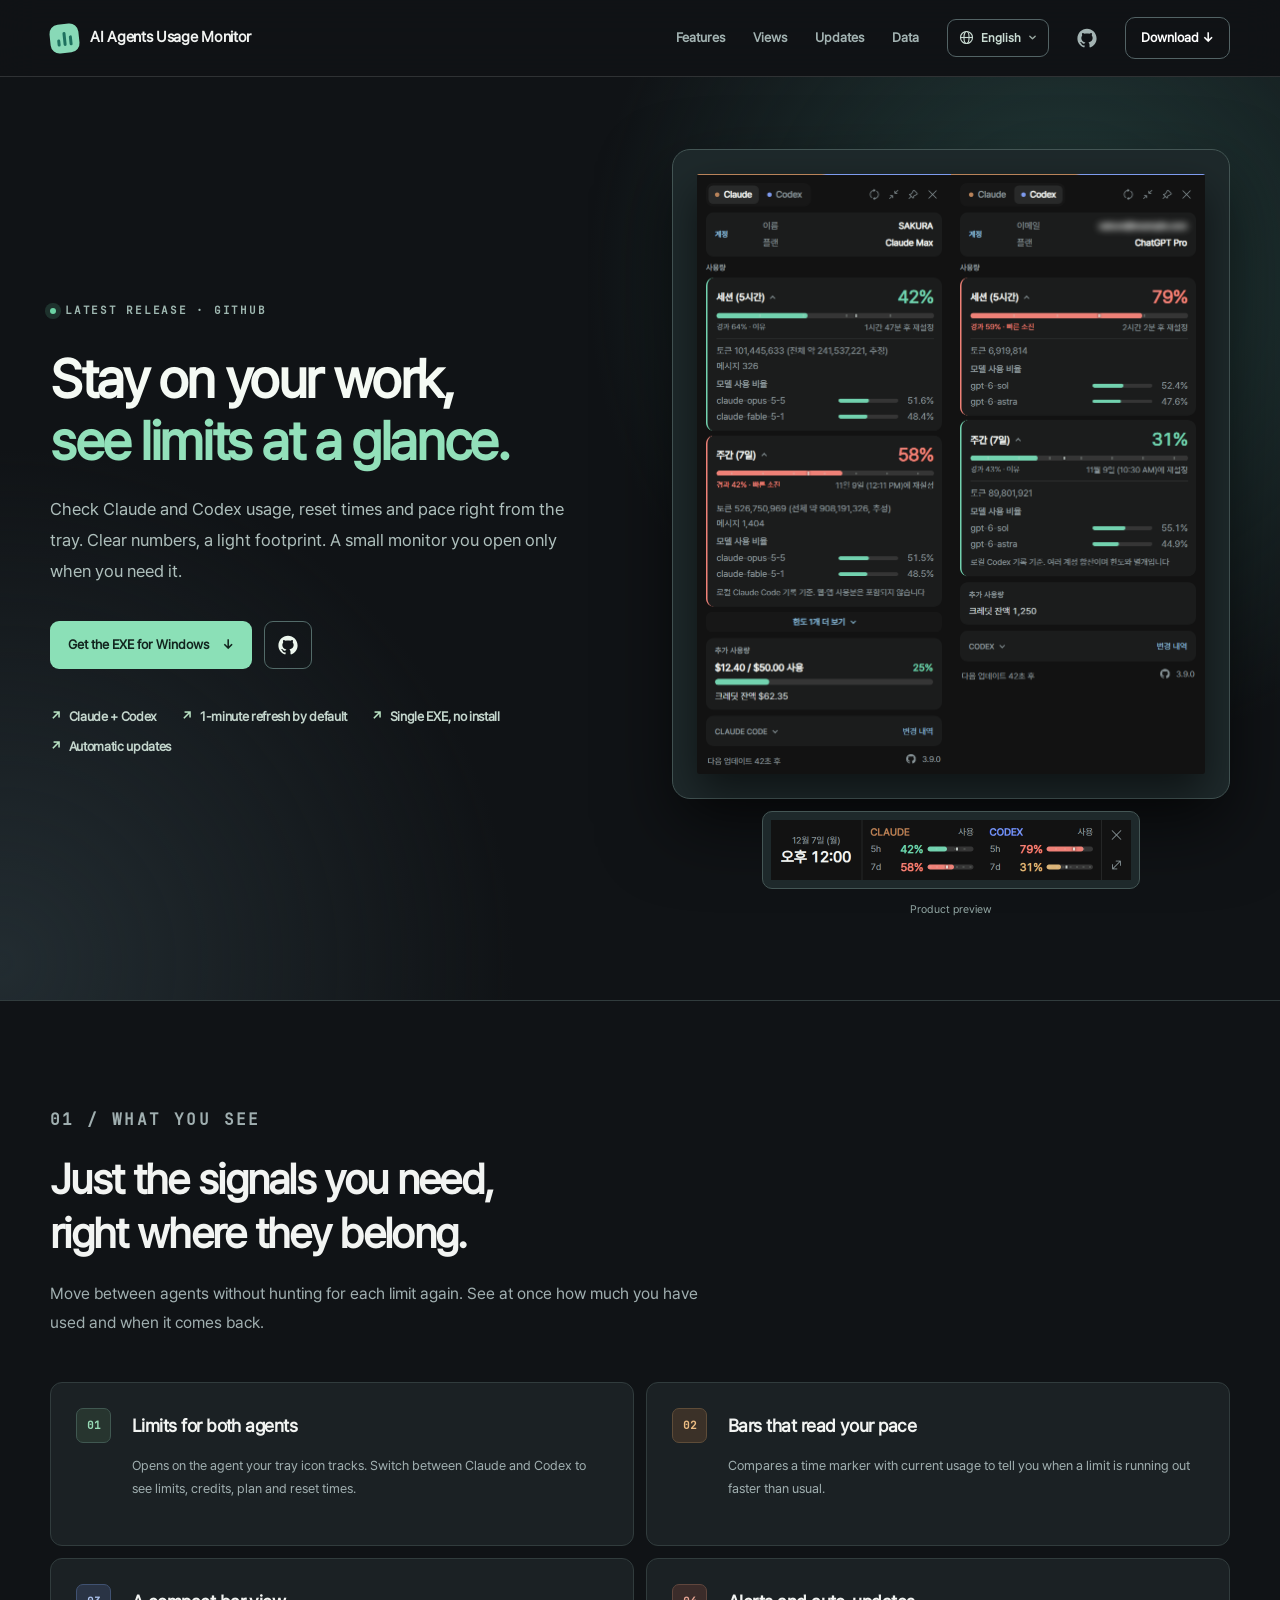
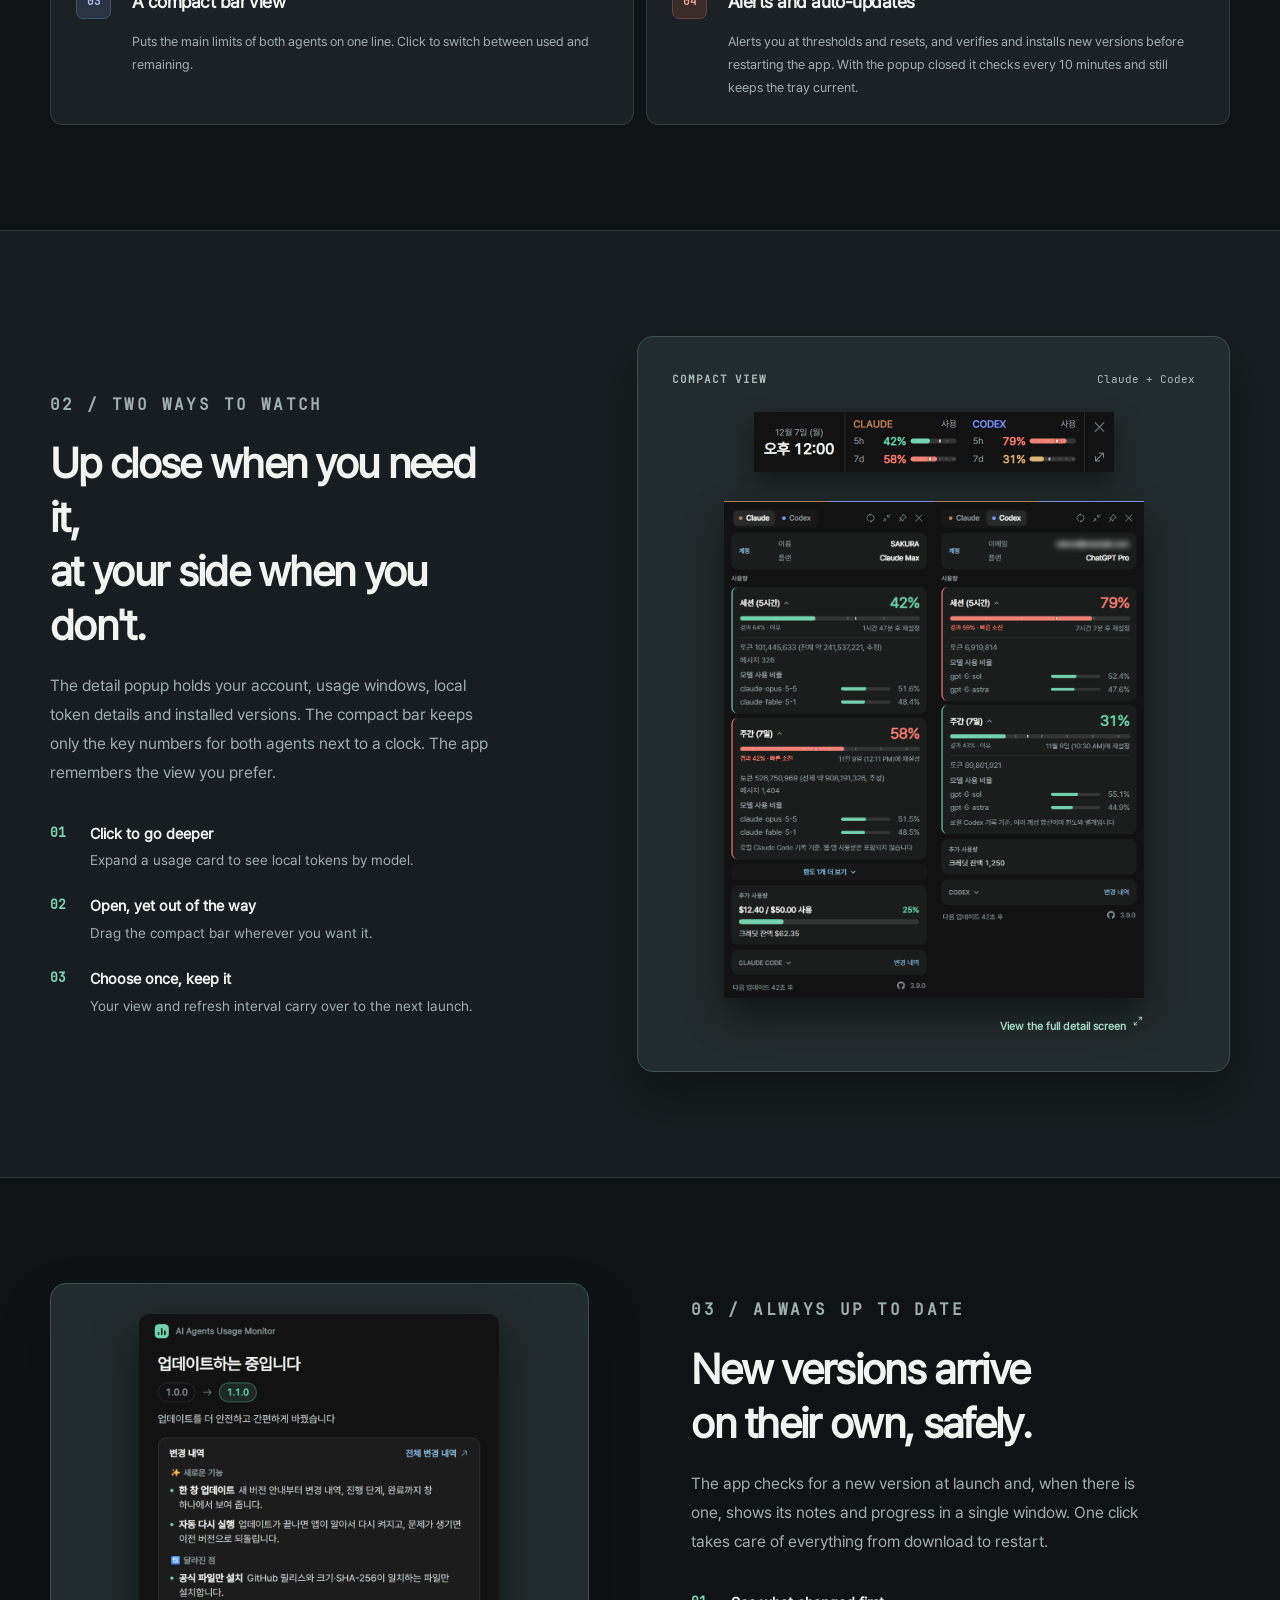
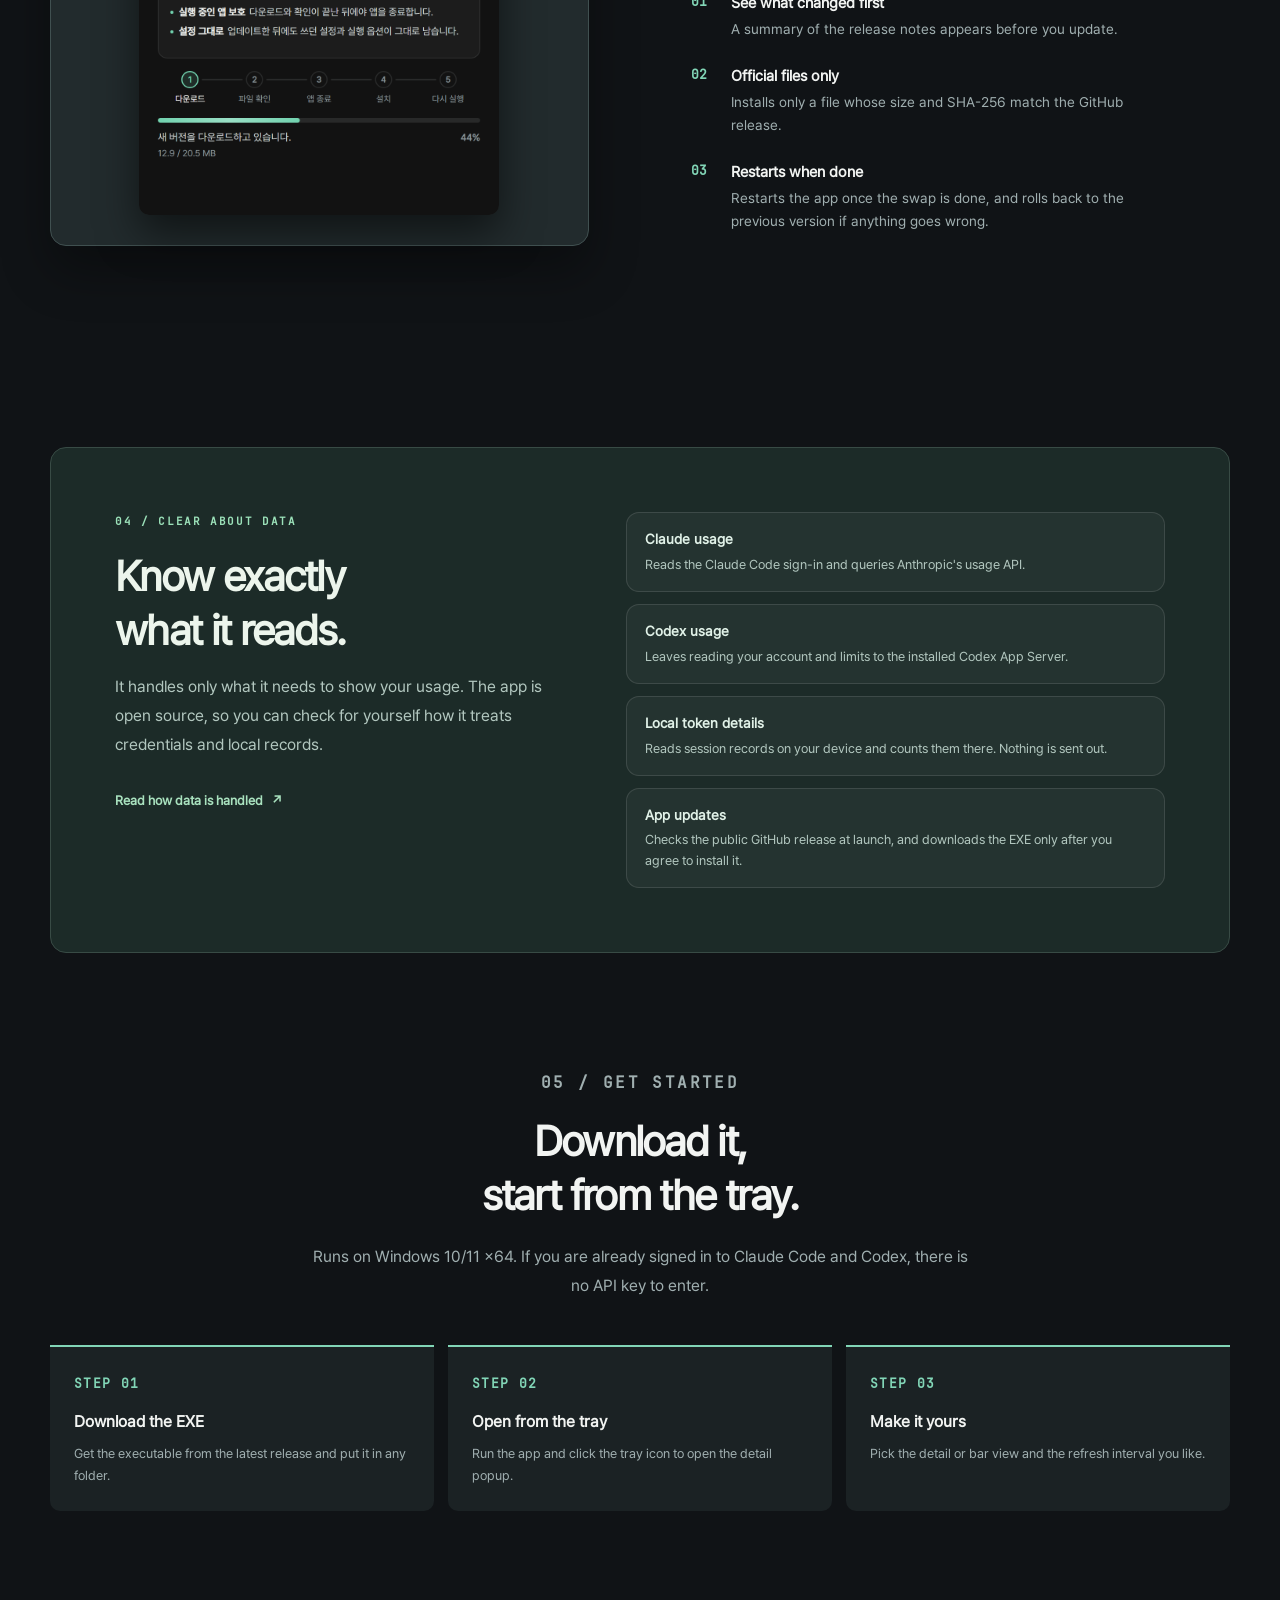
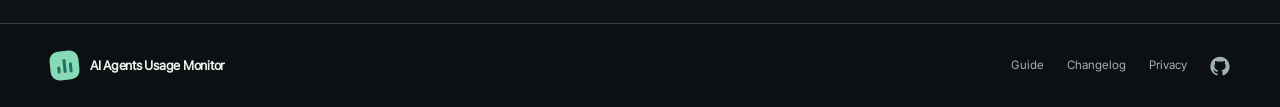
<file: index.html>
<!doctype html>
<html lang="ko">
<head>
    <meta charset="utf-8">
    <meta name="viewport" content="width=device-width, initial-scale=1">
    <meta name="theme-color" content="#102c2a">
    <meta name="description" content="Claude와 Codex의 사용량, 초기화 시각, 작업 속도를 Windows 트레이에서 한눈에 확인하는 가벼운 오픈소스 앱.">
    <title>AI Agents Usage Monitor - 작업의 흐름을 한눈에</title>
    <link rel="icon" href="assets/images/ai_agents_usage_monitor.ico" sizes="any">
    <!-- Loaded before the body so a visitor's language is in place before the first paint. -->
    <script src="assets/site-locales.js"></script>
    <style>
        @font-face { font-family: 'Pretendard'; src: url('ai_agents_usage_monitor/popup/Pretendard-Regular.woff2') format('woff2'); font-style: normal; font-weight: 400; font-display: swap; }
        @font-face { font-family: JetBrainsMono; src: url('assets/JetBrainsMono-Regular.ttf') format('truetype'); font-style: normal; font-weight: 400; font-display: swap; }
        :root {
            color-scheme: dark;
            --ink: #f2f4f2;
            --muted: #a0afb0;
            --paper: #101316;
            --line: #313c3d;
            --green: #82d6b7;
            --orange: #dbb477;
            --font-ui: "Pretendard", "Segoe UI", "Malgun Gothic", "Apple SD Gothic Neo", system-ui, sans-serif;
        }
        /* Pretendard has no kanji, Chinese characters or Devanagari: those fall through, per character, to the closest system face. */
        :root:lang(ja) { --font-ui: "Pretendard", "Yu Gothic UI", "Meiryo UI", "Hiragino Sans", "Noto Sans JP", sans-serif; }
        :root:lang(zh-CN) { --font-ui: "Pretendard", "Microsoft YaHei UI", "Microsoft YaHei", "PingFang SC", "Noto Sans SC", sans-serif; }
        :root:lang(zh-TW) { --font-ui: "Pretendard", "Microsoft JhengHei UI", "Microsoft JhengHei", "PingFang TC", "Noto Sans TC", sans-serif; }
        :root:lang(hi) { --font-ui: "Pretendard", "Nirmala UI", "Kohinoor Devanagari", "Noto Sans Devanagari", sans-serif; }

        * { box-sizing: border-box; }
        html { scroll-behavior: smooth; scroll-padding-top: 100px; }
        body {
            margin: 0;
            background: var(--paper);
            color: var(--ink);
            font-family: var(--font-ui);
            line-height: 1.55;
            overflow-wrap: break-word;
        }
        a { color: inherit; text-decoration: none; }
        button, a { -webkit-tap-highlight-color: transparent; }
        a:focus-visible { outline: 3px solid #83ccac; outline-offset: 4px; }
        img { display: block; max-width: 100%; }
        .shell { width: min(1180px, calc(100% - 48px)); margin-inline: auto; }

        .hero-wrap {
            position: relative;
            overflow: hidden;
            min-height: 720px;
            background:
                radial-gradient(circle at 83% 22%, #233d3b 0, transparent 37%),
                radial-gradient(circle at 0% 96%, #222c31 0, transparent 33%),
                #101316;
            color: #f5faf4;
        }
        .hero-wrap::before {
            content: "";
            position: absolute;
            inset: 0;
            opacity: .19;
            background-image: radial-gradient(#d6e7d8 0.7px, transparent 0.7px);
            background-size: 20px 20px;
            mask-image: linear-gradient(90deg, transparent 8%, black 80%);
            pointer-events: none;
        }
        .site-header, .hero { position: relative; z-index: 1; }
        .site-header {
            display: flex;
            align-items: center;
            justify-content: space-between;
            min-height: 86px;
            gap: 24px;
        }
        .brand { display: inline-flex; align-items: center; gap: 11px; font-size: 15px; font-weight: 750; letter-spacing: -.02em; }
        .brand-mark {
            display: flex;
            align-items: end;
            gap: 3px;
            width: 29px;
            height: 29px;
            padding: 7px;
            border-radius: 9px;
            background: #d5efda;
            transform: rotate(-6deg);
        }
        .brand-mark i { display: block; width: 4px; border-radius: 4px; background: #1e715f; }
        .brand-mark i:nth-child(1) { height: 7px; }
        .brand-mark i:nth-child(2) { height: 14px; }
        .brand-mark i:nth-child(3) { height: 10px; }
        .site-nav { display: flex; align-items: center; gap: 28px; color: #c9dbd2; font-size: 13px; font-weight: 600; }
        .site-nav a:hover { color: white; }
        .site-nav .nav-download { padding: 10px 15px; border: 1px solid #6a9687; border-radius: 10px; color: white; }
        .site-nav .nav-download:hover { background: #ffffff16; }

        .hero {
            display: grid;
            grid-template-columns: minmax(0, 1fr) minmax(410px, 1fr);
            align-items: center;
            gap: clamp(40px, 7vw, 105px);
            padding-block: 72px 90px;
        }
        .eyebrow {
            display: inline-flex;
            align-items: center;
            gap: 9px;
            font-size: 11px;
            font-weight: 750;
            letter-spacing: .16em;
            text-transform: uppercase;
        }
        .eyebrow::before { content: ""; width: 6px; height: 6px; border-radius: 50%; background: #6bd3a4; box-shadow: 0 0 0 5px #6bd3a42a; }
        h1, h2, h3, p { margin-top: 0; }
        h1 { margin-block: 26px 22px; font-size: clamp(44px, 5vw, 70px); line-height: 1.16; letter-spacing: -.075em; }
        h1 em { color: #b5e1c3; font-style: normal; }
        .hero-copy > p { max-width: 530px; color: #bbcec3; font-size: 17px; line-height: 1.8; }
        .hero-actions { display: flex; flex-wrap: wrap; align-items: center; gap: 12px; margin-top: 35px; }
        .button {
            display: inline-flex;
            align-items: center;
            justify-content: center;
            gap: 13px;
            min-height: 48px;
            padding: 12px 18px;
            border-radius: 12px;
            font-size: 13px;
            font-weight: 750;
            transition: transform .2s ease, background-color .2s ease;
        }
        .button:hover { transform: translateY(-2px); }
        .button.primary { background: #dcf3dc; color: #173c31; }
        .button.primary:hover { background: white; }
        .button.ghost { border: 1px solid #688d7f; color: #edf7ee; }
        .button.ghost:hover { background: #ffffff14; }
        .hero-facts { display: flex; flex-wrap: wrap; gap: 10px 24px; margin-top: 38px; padding: 0; list-style: none; color: #aec7b9; font-size: 12px; }
        .hero-facts li::before { content: "↗"; margin-right: 7px; color: #b9e2c3; }
        .hero-visual { position: relative; min-width: 0; }
        .visual-frame {
            position: relative;
            height: auto;
            overflow: visible;
            border: 1px solid #ffffff30;
            border-radius: 28px;
            background: linear-gradient(155deg, #5d7d71, #27443d 55%, #18362f);
            box-shadow: 0 35px 80px #061e1d85;
        }
        .visual-frame::after { display: none; }
        .visual-frame img { position: relative; width: 340px; max-width: calc(100% - 60px); height: auto; margin: 34px auto; border-radius: 2px; box-shadow: 0 24px 55px #0a252280; }
        .bar-float { position: absolute; left: -34px; right: 2px; bottom: 28px; z-index: 1; padding: 13px; border: 1px solid #ffffff5c; border-radius: 17px; background: #ffffffd9; box-shadow: 0 22px 48px #092c287d; backdrop-filter: blur(12px); }
        .bar-float img { width: 100%; }
        .visual-note { margin: 12px 0 0; color: #b8d0c3; text-align: right; font-size: 11px; }

        main > section { padding-block: 105px; }
        .section-intro { max-width: 660px; }
        .kicker { margin-bottom: 18px; color: var(--green); font-size: 11px; font-weight: 800; letter-spacing: .15em; }
        h2 { margin-bottom: 20px; font-size: clamp(33px, 4vw, 49px); line-height: 1.28; letter-spacing: -.065em; }
        .section-intro > p, .section-copy > p { color: var(--muted); font-size: 16px; line-height: 1.8; }
        .feature-grid { display: grid; grid-template-columns: repeat(4, 1fr); gap: 14px; margin-top: 44px; }
        .feature-card { min-height: 230px; padding: 24px; border: 1px solid var(--line); border-radius: 20px; background: #fff; box-shadow: 0 7px 20px #18332308; }
        .feature-index { display: inline-flex; align-items: center; justify-content: center; width: 34px; height: 34px; border-radius: 10px; background: #e9f2e9; color: #277b62; font-size: 11px; font-weight: 800; }
        .feature-card:nth-child(2) .feature-index { background: #f7ecdf; color: #a86e3b; }
        .feature-card:nth-child(3) .feature-index { background: #e8edf9; color: #5d75ae; }
        .feature-card:nth-child(4) .feature-index { background: #f5e8e1; color: #b87053; }
        .feature-card h3 { margin: 32px 0 10px; font-size: 18px; letter-spacing: -.04em; }
        .feature-card p { margin: 0; color: var(--muted); font-size: 13px; line-height: 1.75; }

        .views-section { background: #eaf0e9; }
        .views-grid { display: grid; grid-template-columns: minmax(0, .9fr) minmax(0, 1.1fr); align-items: center; gap: clamp(36px, 8vw, 110px); }
        .section-copy { max-width: 455px; }
        .view-points { display: grid; gap: 22px; margin: 34px 0 0; padding: 0; list-style: none; }
        .view-points li { display: grid; grid-template-columns: 28px 1fr; gap: 12px; color: var(--muted); font-size: 14px; line-height: 1.65; }
        .view-points strong { display: block; margin-bottom: 3px; color: var(--ink); font-size: 15px; }
        .view-points b { color: var(--green); font-size: 13px; }
        .view-demo { min-width: 0; padding: 34px; border: 1px solid #d6e3d6; border-radius: 26px; background: #f8fbf7; box-shadow: 0 24px 60px #244c3120; }
        .view-demo-label { display: flex; justify-content: space-between; gap: 12px; margin-bottom: 24px; color: #72887b; font-size: 11px; font-weight: 750; letter-spacing: .08em; }
        .view-demo-label span:last-child { font-weight: 500; letter-spacing: 0; }
        .bar-image { width: 100%; border: 1px solid #dce5dd; box-shadow: 0 12px 25px #263a2c19; }
        .detail-link { display: block; width: 240px; max-width: 68%; margin: 29px auto 0; }
        .detail-link img { width: 100%; height: auto; box-shadow: 0 16px 32px #263a2c27; }
        .detail-link span { display: block; padding-top: 10px; color: #3f6959; text-align: right; font-size: 11px; font-weight: 700; }

        .privacy-section { padding-block: 96px; }
        .privacy-panel { display: grid; grid-template-columns: minmax(0, .9fr) minmax(0, 1.1fr); gap: 70px; padding: clamp(32px, 5vw, 66px); border-radius: 26px; background: #19352f; color: #ecf5ec; }
        .privacy-panel .kicker { color: #98d1a9; }
        .privacy-panel h2 { margin-bottom: 16px; }
        .privacy-panel p { color: #b6cdc0; line-height: 1.8; }
        .privacy-list { display: grid; gap: 12px; align-content: center; margin: 0; padding: 0; list-style: none; }
        .privacy-list li { padding: 16px 18px; border: 1px solid #ffffff23; border-radius: 13px; background: #ffffff0b; font-size: 13px; }
        .privacy-list strong { display: block; margin-bottom: 4px; color: #d8f0db; font-size: 14px; }
        .privacy-list span { color: #acc6b5; }
        .text-link { display: inline-flex; gap: 8px; align-items: center; margin-top: 15px; color: #c9ebcf; font-size: 13px; font-weight: 750; }
        .text-link:hover { text-decoration: underline; }

        .start-section { padding-top: 20px; padding-bottom: 112px; text-align: center; }
        .start-section .section-intro { margin: auto; }
        .steps { display: grid; grid-template-columns: repeat(3, 1fr); gap: 14px; margin: 44px 0 0; text-align: left; }
        .step { padding: 24px; border-top: 2px solid #368368; background: white; border-radius: 0 0 15px 15px; }
        .step small { color: #318165; font-weight: 800; letter-spacing: .1em; }
        .step strong { display: block; margin: 15px 0 8px; font-size: 16px; }
        .step p { margin: 0; color: var(--muted); font-size: 13px; line-height: 1.7; }

        .site-footer { border-top: 1px solid var(--line); }
        .footer-inner { display: flex; align-items: center; justify-content: space-between; gap: 24px; padding-block: 27px; }
        .site-footer .brand { color: var(--ink); font-size: 13px; }
        .footer-links { display: flex; flex-wrap: wrap; gap: 12px 23px; color: var(--muted); font-size: 12px; }
        .footer-links a:hover { color: var(--green); text-decoration: underline; }

        @media (max-width: 1000px) {
            .hero { grid-template-columns: minmax(0, 1fr) minmax(345px, .9fr); gap: 35px; }
            .feature-grid { grid-template-columns: repeat(2, 1fr); }
            .feature-card { min-height: 200px; }
        }
        @media (max-width: 760px) {
            .shell { width: min(560px, calc(100% - 36px)); }
            .site-header { min-height: 72px; }
            .site-nav { gap: 13px; }
            .site-nav a:not(.nav-download):not(.cat-link) { display: none; }
            .hero { grid-template-columns: 1fr; padding-block: 52px 74px; }
            .hero-copy > p { font-size: 15px; }
            .hero-visual { margin-top: 12px; }
            .visual-frame { height: 530px; }
            .visual-frame img { width: 300px; }
            .bar-float { left: 5px; right: 5px; bottom: 23px; }
            main > section { padding-block: 75px; }
            .views-grid, .privacy-panel { grid-template-columns: 1fr; gap: 36px; }
            .privacy-section { padding-block: 70px; }
            .start-section { padding-top: 8px; }
            .steps { grid-template-columns: 1fr; }
        }
        @media (max-width: 520px) {
            .shell { width: calc(100% - 30px); }
            .brand { font-size: 12px; }
            .brand-mark { flex: none; }
            .site-nav .nav-download { padding: 8px 10px; font-size: 11px; }
            h1 { font-size: clamp(40px, 10vw, 52px); }
            .hero-facts { gap: 8px 16px; }
            .feature-grid { grid-template-columns: 1fr; }
            .feature-card { min-height: 0; }
            .feature-card h3 { margin-top: 22px; }
            .view-demo { padding: 18px; }
            .detail-link { max-width: 75%; }
            .privacy-panel { padding: 26px; }
            .footer-inner { align-items: start; flex-direction: column; }
        }
        /* 3.0: a dark instrument panel with type and structure distinct from the app UI. */
        .hero-wrap { min-height: 0; border-bottom: 1px solid var(--line); }
        .hero-wrap::before { opacity: .1; background-size: 28px 28px; }
        .site-header { border-bottom: 1px solid #ffffff19; }
        .brand-mark { background: #88d9b7; }
        .site-nav { color: #a3b3b2; }
        .site-nav .nav-download { border-color: #536365; }
        .hero { gap: clamp(28px, 5vw, 80px); padding-block: 72px 82px; }
        .eyebrow, .kicker, .feature-index, .view-demo-label, .step small {
            font-family: JetBrainsMono, Consolas, monospace;
        }
        .eyebrow { color: #9fb8b1; }
        .eyebrow.latest-release { transition: color .2s ease; }
        .eyebrow.latest-release::before { transition: background-color .2s ease, box-shadow .2s ease; }
        .eyebrow.latest-release:hover, .eyebrow.latest-release:focus-visible { color: #f4d486; }
        .eyebrow.latest-release:hover::before, .eyebrow.latest-release:focus-visible::before {
            background: #f4d486;
            box-shadow: 0 0 0 5px #f4d4862b;
        }
        h1 { letter-spacing: -.045em; }
        h2 { letter-spacing: -.04em; }
        h1 em { color: #92e0ba; }
        .hero-copy > p { color: #aebfbc; }
        .button { border-radius: 9px; }
        .button.primary { background: #8be0b7; color: #12241e; }
        .button.primary:hover { background: #b2f0ce; }
        .button.ghost { border-color: #536b69; }
        .button.icon-only { width: 48px; padding: 10px; }
        .cat-icon { width: 20px; height: 20px; fill: currentColor; }
        .site-nav .cat-link, .footer-links .cat-link { display: inline-flex; align-items: center; justify-content: center; }
        .hero-facts {
            color: #c4d6cd;
            font-size: 13px;
            font-weight: 650;
            letter-spacing: -.025em;
        }
        .visual-frame { display: flex; align-items: center; justify-content: center; height: auto; min-height: 0; padding: 24px; border-color: #445655; border-radius: 18px; background: #1e292b; box-shadow: 0 30px 70px #0008; }
        .visual-frame img { width: min(100%, 510px); max-width: 100%; margin: 0; box-shadow: 0 18px 42px #0008; }
        .bar-float { position: relative; inset: auto; width: min(100%, 378px); padding: 8px; margin: 12px auto 0; border-color: #445655; border-radius: 10px; background: #1e292b; box-shadow: none; backdrop-filter: none; }
        .bar-float img { width: 100%; height: auto; }
        .visual-note { color: #91a5a2; text-align: center; }
        main { background: var(--paper); }
        .kicker { color: var(--green); }
        .section-intro > p, .section-copy > p { color: var(--muted); }
        .feature-grid { grid-template-columns: repeat(2, minmax(0, 1fr)); gap: 12px; }
        .feature-card { display: grid; grid-template-columns: 38px minmax(0, 1fr); align-content: start; column-gap: 18px; min-height: 164px; padding: 25px; border-color: var(--line); border-radius: 12px; background: #1b2124; box-shadow: none; }
        .feature-index, .feature-card:nth-child(n) .feature-index { width: 35px; height: 35px; border: 1px solid #405851; border-radius: 7px; background: #27352f; color: #97dbb6; }
        .feature-card:nth-child(2) .feature-index { border-color: #5e4c38; background: #3b3128; color: #edbd83; }
        .feature-card:nth-child(3) .feature-index { border-color: #405272; background: #2a3445; color: #abc1eb; }
        .feature-card:nth-child(4) .feature-index { border-color: #60463d; background: #3b2c2a; color: #e7a493; }
        .feature-card h3 { align-self: center; margin: 0; color: var(--ink); letter-spacing: -.03em; }
        .feature-card p { grid-column: 2; margin-top: 12px; color: var(--muted); }
        .views-section { background: #171d20; border-block: 1px solid var(--line); }
        .view-points li { color: var(--muted); }
        .view-points strong { color: var(--ink); }
        .view-points b { color: var(--green); font-family: JetBrainsMono, Consolas, monospace; }
        .view-demo { border-color: #405050; border-radius: 16px; background: #222b2d; box-shadow: 0 25px 50px #0005; }
        .view-demo-label { color: #a8bcba; }
        .bar-image { width: min(100%, 360px); height: auto; margin-inline: auto; border: 0; box-shadow: 0 12px 28px #0006; }
        .detail-link { width: 420px; max-width: 100%; }
        .detail-link img { box-shadow: 0 18px 35px #0007; }
        .detail-link span { color: #a5d9c2; }
        .privacy-panel { border: 1px solid #384b45; border-radius: 16px; background: #1c2b28; }
        .privacy-panel .kicker { color: #9be1b9; }
        .privacy-panel p, .privacy-list span { color: #b2c7bf; }
        .privacy-list li { border-color: #ffffff1d; background: #ffffff0a; }
        .privacy-list strong { color: #e1f2e8; }
        .text-link { color: #a9e2bf; }
        .step { border-top-color: #82d6b7; border-radius: 0 0 10px 10px; background: #1b2224; }
        .step strong { color: var(--ink); }
        .step small { color: var(--green); }
        .step p { color: var(--muted); }
        .site-footer { border-color: var(--line); background: #0d1012; }
        .footer-links { color: var(--muted); }
        .site-header {
            position: sticky;
            top: 0;
            z-index: 50;
            width: 100%;
            min-height: 0;
            border-bottom: 1px solid #ffffff22;
            background: rgb(16 19 22 / 88%);
            backdrop-filter: blur(18px);
            -webkit-backdrop-filter: blur(18px);
        }
        .header-inner { display: flex; align-items: center; justify-content: space-between; gap: 24px; min-height: 76px; }
        @media (max-width: 760px) { .visual-frame { padding: 18px; } .feature-grid { grid-template-columns: repeat(2, minmax(0, 1fr)); } }
        @media (max-width: 520px) { .feature-grid { grid-template-columns: 1fr; } .feature-card { min-height: 0; } .feature-card h3 { margin: 0; } }
        @media (max-width: 760px) { html { scroll-padding-top: 82px; } .header-inner { min-height: 66px; } }

        /* Each card owns one accent so the color shift has a clear meaning. */
        .feature-card {
            --accent: #82d6b7;
            position: relative;
            isolation: isolate;
            overflow: hidden;
            transition: transform .32s cubic-bezier(.2,.8,.2,1), border-color .32s ease, box-shadow .32s ease, background-color .32s ease;
        }
        .feature-card:nth-child(2) { --accent: #edbd83; }
        .feature-card:nth-child(3) { --accent: #abc1eb; }
        .feature-card:nth-child(4) { --accent: #e7a493; }
        .feature-card::before {
            content: "";
            position: absolute;
            z-index: -1;
            inset: 0;
            background: radial-gradient(circle at 7% 2%, color-mix(in srgb, var(--accent) 19%, transparent), transparent 70%);
            opacity: 0;
            transition: opacity .38s ease;
        }
        .feature-card::after {
            content: "";
            position: absolute;
            inset: 0 auto 0 0;
            width: 2px;
            background: var(--accent);
            transform: scaleY(0);
            transform-origin: top;
            transition: transform .32s cubic-bezier(.2,.8,.2,1);
        }
        .feature-index { transition: transform .32s ease, border-color .32s ease, background-color .32s ease; }
        .step { transition: border-color .25s ease, background-color .25s ease, transform .25s ease; }
        .button, .nav-download, .detail-link img, .visual-frame, .bar-float {
            transition: transform .3s cubic-bezier(.2,.8,.2,1), border-color .3s ease, box-shadow .3s ease, background-color .3s ease;
        }
        .site-nav a:not(.nav-download), .footer-links a { transition: color .2s ease; }

        @media (hover: hover) and (pointer: fine) {
            .feature-card:hover {
                transform: translateY(-5px);
                border-color: color-mix(in srgb, var(--accent) 52%, var(--line));
                background-color: #222b2d;
                box-shadow: 0 18px 40px #0005;
            }
            .feature-card:hover::before { opacity: 1; }
            .feature-card:hover::after { transform: scaleY(1); }
            .feature-card:hover .feature-index { transform: translateY(-2px); border-color: var(--accent); }
            .step:hover { transform: translateY(-3px); border-top-color: #b6ebce; background: #222d2c; }
            .visual-frame:hover { border-color: #719a8a; box-shadow: 0 36px 78px #000a; }
            .bar-float:hover { transform: translateY(-3px); border-color: #719a8a; }
            .detail-link:hover img { transform: translateY(-4px); box-shadow: 0 24px 45px #0009; }
            .button:hover, .nav-download:hover { box-shadow: 0 9px 24px #0005; }
        }

        @keyframes hero-enter {
            from { opacity: 0; transform: translateY(18px); }
            to { opacity: 1; transform: translateY(0); }
        }
        @keyframes reveal-on-view {
            from { opacity: .55; transform: translateY(20px); }
            to { opacity: 1; transform: translateY(0); }
        }
        @keyframes fade-on-view {
            from { opacity: .55; }
            to { opacity: 1; }
        }
        /* The page's motion deliberately ignores prefers-reduced-motion: Windows reports it for everyone who turns off
           its animation effects, and the page keeps its entrance, scroll and hover motion for them too. */
        .hero-copy { animation: hero-enter .7s cubic-bezier(.2,.8,.2,1) both; }
        .hero-visual { animation: hero-enter .8s .12s cubic-bezier(.2,.8,.2,1) both; }
        @supports (animation-timeline: view()) {
            .section-intro, .section-copy, .view-demo, .update-shot, .privacy-panel {
                animation: reveal-on-view 1ms linear both;
                animation-timeline: view();
                animation-range: entry 0% cover 24%;
            }
            .feature-card, .step {
                animation: fade-on-view 1ms linear both;
                animation-timeline: view();
                animation-range: entry 0% cover 24%;
            }
        }

        /* 03: the update window beside its story, mirroring 02's layout. */
        .update-grid { display: grid; grid-template-columns: minmax(0, 1fr) minmax(0, 1fr); align-items: center; gap: clamp(36px, 8vw, 110px); }
        .update-shot { display: flex; justify-content: center; margin: 0; padding: 30px; border: 1px solid #405050; border-radius: 16px; background: #222b2d; box-shadow: 0 25px 50px #0005; }
        .update-shot img { width: min(100%, 360px); height: auto; border-radius: 10px; box-shadow: 0 18px 40px #0008; }
        @media (max-width: 760px) {
            .update-grid { grid-template-columns: 1fr; gap: 36px; }
            .update-grid .section-copy { order: -1; }
            .update-shot { padding: 18px; }
        }

        /* The full-size screenshot opens over the page instead of leaving it. */
        .detail-link span { display: inline-flex; align-items: center; justify-content: flex-end; gap: 6px; width: 100%; }
        .detail-link span svg { width: 12px; height: 12px; }
        .lightbox { max-width: min(94vw, 1020px); max-height: 94vh; padding: 0; overflow: visible; border: 0; background: transparent; }
        .lightbox::backdrop { background: rgb(6 8 10 / 78%); backdrop-filter: blur(6px); }
        .lightbox img { display: block; width: auto; max-width: 100%; max-height: 94vh; border-radius: 12px; box-shadow: 0 30px 80px #000c; }
        /* Pinned to the viewport corner, clear of the screenshot's own close icons. */
        .lightbox-close { position: fixed; top: 18px; right: 18px; display: grid; place-items: center; width: 38px; height: 38px; border: 1px solid #ffffff2e; border-radius: 50%; background: rgb(16 19 22 / 88%); color: #f2f4f2; cursor: pointer; }
        .lightbox-close svg { width: 16px; height: 16px; }
        .lightbox-close:hover { background: #22292b; }
        .lightbox-close:focus-visible { outline: 3px solid #83ccac; outline-offset: 2px; }
        html:has(.lightbox[open]) { overflow: hidden; }
        .lightbox[open] { animation: lightbox-in .22s cubic-bezier(.2,.8,.2,1); }
        .lightbox[open]::backdrop { animation: fade-in .22s ease; }
        @keyframes lightbox-in { from { opacity: 0; transform: scale(.97); } to { opacity: 1; transform: none; } }
        @keyframes fade-in { from { opacity: 0; } to { opacity: 1; } }

        /* Language switcher: the native select sits invisibly over its label, so phones get their own picker. */
        .lang-switch {
            position: relative;
            display: inline-flex;
            flex: none;
            align-items: center;
            gap: 7px;
            min-height: 38px;
            padding: 8px 11px;
            border: 1px solid #536365;
            border-radius: 9px;
            color: #c9dbd2;
            font-size: 12px;
            font-weight: 650;
            white-space: nowrap;
            cursor: pointer;
            transition: color .2s ease, border-color .2s ease, background-color .2s ease;
        }
        .lang-switch svg { flex: none; width: 15px; height: 15px; }
        .lang-switch .lang-chevron { width: 9px; height: 9px; opacity: .75; }
        .lang-switch select {
            position: absolute;
            inset: 0;
            width: 100%;
            height: 100%;
            margin: 0;
            opacity: 0;
            font: inherit;
            cursor: pointer;
        }
        .lang-switch option { background: var(--paper); color: var(--ink); }
        .lang-switch:hover { border-color: #719a8a; background: #ffffff10; color: white; }
        .lang-switch:has(select:focus-visible) { outline: 3px solid #83ccac; outline-offset: 2px; }
        .lang-code { display: none; }
        /* Header items never wrap; the breakpoints below drop items before the row runs out of room. */
        .site-header .brand, .site-nav a { white-space: nowrap; }

        /* A phone or tablet cannot run the Windows EXE, so touch-first devices get the release page instead of the download. */
        .button.hero-release { display: none; }
        @media (hover: none) and (pointer: coarse) {
            .site-nav .nav-download, .button.hero-download { display: none; }
            .button.hero-release { display: inline-flex; }
        }

        /* Each language keeps the line breaking and spacing its script needs. */
        h1, h2, h3, .feature-card p, .step p, .view-points li, .privacy-list li { hyphens: auto; }
        .view-points li { grid-template-columns: 28px minmax(0, 1fr); }
        /* Korean breaks between words; Chinese and Japanese break between characters, so keep-all stays Korean-only. */
        :root:lang(ko) :is(h1, h2, h3, p, li) { word-break: keep-all; }
        :root:lang(ja) :is(h1, h2, h3) { word-break: auto-phrase; }
        :root:is(:lang(ja), :lang(zh)) :is(h1, h2) { letter-spacing: -.02em; }
        /* Tracking pulls Devanagari's joined headline apart, and its marks need taller lines. */
        :root:lang(hi) :is(h1, h2, h3, .hero-facts) { letter-spacing: normal; }
        :root:lang(hi) h1 { line-height: 1.4; }
        :root:lang(hi) h2 { line-height: 1.45; }
        /* Alphabetic and Devanagari headlines run longer than the Hangul they were sized for. */
        :root:not(:lang(ko), :lang(ja), :lang(zh)) h1 { font-size: clamp(38px, 4.2vw, 58px); }
        :root:not(:lang(ko), :lang(ja), :lang(zh)) h2 { font-size: clamp(29px, 3.3vw, 42px); }

        /* Measured: the longest labels (Ukrainian, Portuguese) need about 920px for the full header row. */
        @media (max-width: 960px) {
            .site-nav a:not(.nav-download):not(.cat-link) { display: none; }
            .site-nav { gap: 16px; }
        }
        @media (max-width: 760px) {
            .lang-name { display: none; }
            .lang-code { display: inline; }
        }
        @media (max-width: 520px) {
            .header-inner { gap: 12px; }
            .site-nav { gap: 10px; }
            .lang-switch { min-height: 34px; padding: 6px 9px; gap: 6px; }
            :root:not(:lang(ko), :lang(ja), :lang(zh)) h1 { font-size: clamp(31px, 8.4vw, 42px); }
            :root:not(:lang(ko), :lang(ja), :lang(zh)) h2 { font-size: clamp(27px, 7.2vw, 33px); }
        }
        /* The hero right below carries the GitHub link and a labelled download, so narrow headers keep only icons. */
        @media (max-width: 600px) {
            .site-nav .cat-link { display: none; }
            .nav-download-label { position: absolute; width: 1px; height: 1px; overflow: hidden; clip-path: inset(50%); white-space: nowrap; }
        }
        @media (max-width: 400px) {
            .header-inner { gap: 8px; }
            .site-nav { gap: 8px; }
            .lang-switch { padding: 6px 7px; }
            .lang-switch svg:first-child { display: none; }
        }
    </style>
</head>
<body>
    <svg xmlns="http://www.w3.org/2000/svg" width="0" height="0" aria-hidden="true" style="position:absolute"><symbol id="cat-mark" viewBox="0 0 24 24"><path d="M10.226 17.284c-2.965-.36-5.054-2.493-5.054-5.256 0-1.123.404-2.336 1.078-3.144-.292-.741-.247-2.314.09-2.965.898-.112 2.111.36 2.83 1.01.853-.269 1.752-.404 2.853-.404 1.1 0 1.999.135 2.807.382.696-.629 1.932-1.1 2.83-.988.315.606.36 2.179.067 2.942.72.854 1.101 2 1.101 3.167 0 2.763-2.089 4.852-5.098 5.234.763.494 1.28 1.572 1.28 2.807v2.336c0 .674.561 1.056 1.235.786 4.066-1.55 7.255-5.615 7.255-10.646C23.5 6.188 18.334 1 11.978 1 5.62 1 .5 6.188.5 12.545c0 4.986 3.167 9.12 7.435 10.669.606.225 1.19-.18 1.19-.786V20.63a2.9 2.9 0 0 1-1.078.224c-1.483 0-2.359-.808-2.987-2.313-.247-.607-.517-.966-1.034-1.033-.27-.023-.359-.135-.359-.27 0-.27.45-.471.898-.471.652 0 1.213.404 1.797 1.235.45.651.921.943 1.483.943.561 0 .92-.202 1.437-.719.382-.381.674-.718.944-.943"/></symbol></svg>
    <header class="site-header">
        <div class="header-inner shell">
            <a class="brand" href="#top" aria-label="AI Agents Usage Monitor, 맨 위로" data-i18n-attr="aria-label:brand_home">
                <span class="brand-mark" aria-hidden="true"><i></i><i></i><i></i></span>
                <span>AI Agents Usage Monitor</span>
            </a>
            <nav class="site-nav" aria-label="주요 메뉴" data-i18n-attr="aria-label:nav_label">
                <a href="#features" data-i18n="nav_features">기능</a>
                <a href="#views" data-i18n="nav_views">화면</a>
                <a href="#update" data-i18n="nav_update">업데이트</a>
                <a href="#privacy" data-i18n="nav_privacy">데이터 처리</a>
                <label class="lang-switch" id="languageSwitch">
                    <svg viewBox="0 0 16 16" aria-hidden="true"><g fill="none" stroke="currentColor" stroke-width="1.2"><circle cx="8" cy="8" r="6.4"/><ellipse cx="8" cy="8" rx="2.7" ry="6.4"/><path d="M1.6 8h12.8"/></g></svg>
                    <span class="lang-name" id="languageName" aria-hidden="true">한국어</span>
                    <span class="lang-code" id="languageCode" aria-hidden="true">KO</span>
                    <svg class="lang-chevron" viewBox="0 0 10 10" aria-hidden="true"><path d="M2 3.5 5 6.5 8 3.5" fill="none" stroke="currentColor" stroke-width="1.5" stroke-linecap="round" stroke-linejoin="round"/></svg>
                    <select id="languageSelect" autocomplete="off" aria-label="언어" data-i18n-attr="aria-label:language_label">
                        <option value="de" lang="de">Deutsch</option>
                        <option value="en" lang="en">English</option>
                        <option value="es" lang="es">Español</option>
                        <option value="fr" lang="fr">Français</option>
                        <option value="hi" lang="hi">हिन्दी</option>
                        <option value="id" lang="id">Bahasa Indonesia</option>
                        <option value="it" lang="it">Italiano</option>
                        <option value="ja" lang="ja">日本語</option>
                        <option value="ko" lang="ko" selected>한국어</option>
                        <option value="pt-BR" lang="pt-BR">Português (Brasil)</option>
                        <option value="uk" lang="uk">Українська</option>
                        <option value="zh-CN" lang="zh-CN">简体中文</option>
                        <option value="zh-TW" lang="zh-TW">繁體中文</option>
                    </select>
                </label>
                <a class="cat-link" href="https://github.com/deuxdoom/usage-monitor-for-claude" aria-label="GitHub 소스 코드" data-i18n-attr="aria-label:github_source"><svg class="cat-icon" aria-hidden="true"><use href="#cat-mark"/></svg></a>
                <a class="nav-download" href="https://github.com/deuxdoom/usage-monitor-for-claude/releases/latest/download/AIAgentsUsageMonitor.exe"><span class="nav-download-label" data-i18n="nav_download">다운로드</span> <span aria-hidden="true">↓</span></a>
            </nav>
        </div>
    </header>

    <div class="hero-wrap">
        <div class="hero shell" id="top">
            <div class="hero-copy">
                <a class="eyebrow latest-release" id="latestRelease" href="https://github.com/deuxdoom/usage-monitor-for-claude/releases/latest" aria-label="GitHub 최신 릴리스 보기" data-i18n-attr="aria-label:release_badge"><span id="latestReleaseLabel" aria-live="polite">LATEST RELEASE · GITHUB</span></a>
                <h1><span data-i18n="hero_title_1">작업에 집중하고,</span><br><em data-i18n="hero_title_2">한도는 한눈에.</em></h1>
                <p data-i18n="hero_body">Claude와 Codex의 사용량, 초기화 시각, 사용 속도를 트레이에서 바로 확인하세요. 숫자는 명확하게, 화면은 가볍게. 필요한 순간에만 열어 보는 작은 모니터입니다.</p>
                <div class="hero-actions">
                    <a class="button primary hero-download" href="https://github.com/deuxdoom/usage-monitor-for-claude/releases/latest/download/AIAgentsUsageMonitor.exe"><span data-i18n="hero_download">Windows용 EXE 받기</span> <span aria-hidden="true">↓</span></a>
                    <a class="button primary hero-release" href="https://github.com/deuxdoom/usage-monitor-for-claude/releases/latest"><span data-i18n="hero_release">최신 릴리스 보기</span> <span aria-hidden="true">↗</span></a>
                    <a class="button ghost icon-only" href="https://github.com/deuxdoom/usage-monitor-for-claude" aria-label="GitHub에서 코드 보기" title="GitHub에서 코드 보기" data-i18n-attr="aria-label:github_code title:github_code"><svg class="cat-icon" aria-hidden="true"><use href="#cat-mark"/></svg></a>
                </div>
                <ul class="hero-facts" aria-label="앱 특징" data-i18n-attr="aria-label:facts_label">
                    <li>Claude + Codex</li>
                    <li data-i18n="fact_refresh">기본 1분 갱신</li>
                    <li data-i18n="fact_portable">설치 없는 단일 EXE</li>
                    <li data-i18n="fact_update">자동 업데이트</li>
                </ul>
            </div>
            <div class="hero-visual">
                <div class="visual-frame">
                    <img src="assets/images/screenshot.png" width="1020" height="1205" alt="Claude와 Codex의 세션·주간 한도, 모델별 토큰 사용량, 초기화 시각을 나란히 보여 주는 상세 팝업" data-i18n-attr="alt:alt_detail" fetchpriority="high">
                </div>
                <div class="bar-float"><img src="assets/images/screenshot2.png" width="720" height="120" alt="Claude와 Codex 사용률을 나란히 보여주는 한 줄 바 모드 예시" data-i18n-attr="alt:alt_bar_hero"></div>
                <p class="visual-note" data-i18n="preview_note">제품 미리보기</p>
            </div>
        </div>
    </div>

    <main>
        <section class="shell" id="features" aria-labelledby="features-title">
            <div class="section-intro">
                <p class="kicker">01 / WHAT YOU SEE</p>
                <h2 id="features-title"><span data-i18n="features_title_1">필요한 신호만</span><br><span data-i18n="features_title_2">제자리에.</span></h2>
                <p data-i18n="features_body">에이전트를 오가며 작업해도 각 한도의 상태를 다시 찾을 필요가 없습니다. 지금 얼마나 썼는지와 언제 돌아오는지를 바로 읽을 수 있습니다.</p>
            </div>
            <div class="feature-grid">
                <article class="feature-card"><span class="feature-index">01</span><h3 data-i18n="feature_1_title">두 에이전트의 한도</h3><p data-i18n="feature_1_body">트레이에 표시하도록 고른 에이전트부터 열고, Claude와 Codex를 전환해 한도·크레딧·플랜과 초기화 시각을 확인합니다.</p></article>
                <article class="feature-card"><span class="feature-index">02</span><h3 data-i18n="feature_2_title">속도까지 읽는 막대</h3><p data-i18n="feature_2_body">시간 마커와 현재 사용률을 비교해 평소보다 빠르게 소진 중인지 알려줍니다.</p></article>
                <article class="feature-card"><span class="feature-index">03</span><h3 data-i18n="feature_3_title">작게 두는 바 모드</h3><p data-i18n="feature_3_body">두 에이전트의 주요 한도를 한 줄에 놓고, 사용률과 남은 비율을 눌러 바꿉니다.</p></article>
                <article class="feature-card"><span class="feature-index">04</span><h3 data-i18n="feature_4_title">알림과 자동 업데이트</h3><p data-i18n="feature_4_body">임계값·초기화를 알리고, 새 버전은 검증해 설치한 뒤 앱을 다시 실행합니다. 팝업을 닫아 두면 10분 간격으로 조회를 줄이면서도 트레이는 계속 최신으로 유지합니다.</p></article>
            </div>
        </section>

        <section class="views-section" id="views" aria-labelledby="views-title">
            <div class="shell views-grid">
                <div class="section-copy">
                    <p class="kicker">02 / TWO WAYS TO WATCH</p>
                    <h2 id="views-title"><span data-i18n="views_title_1">자세히 볼 때도,</span><br><span data-i18n="views_title_2">곁에 둘 때도.</span></h2>
                    <p data-i18n="views_body">상세 팝업에는 계정, 사용 구간, 로컬 토큰 상세와 설치 버전을 담았습니다. 바 모드는 시계 옆에 두 에이전트의 핵심 수치만 남깁니다. 보고 싶은 방식은 앱이 기억합니다.</p>
                    <ul class="view-points">
                        <li><b>01</b><span><strong data-i18n="views_point_1_title">클릭하면 더 깊게</strong><span data-i18n="views_point_1_body">사용량 카드를 펼쳐 로컬 기록의 모델별 토큰을 확인합니다.</span></span></li>
                        <li><b>02</b><span><strong data-i18n="views_point_2_title">열어 둔 채로 가볍게</strong><span data-i18n="views_point_2_body">바 모드는 드래그해 원하는 위치에 놓을 수 있습니다.</span></span></li>
                        <li><b>03</b><span><strong data-i18n="views_point_3_title">한 번 선택하면 그대로</strong><span data-i18n="views_point_3_body">보기 모드와 새로고침 주기를 다음 실행에도 유지합니다.</span></span></li>
                    </ul>
                </div>
                <div class="view-demo">
                    <div class="view-demo-label"><span>COMPACT VIEW</span><span>Claude + Codex</span></div>
                    <img class="bar-image" src="assets/images/screenshot2.png" width="720" height="120" alt="날짜와 시간, 두 에이전트의 세션 및 주간 사용률이 나란히 표시된 바 화면" data-i18n-attr="alt:alt_bar_views" loading="lazy">
                    <a class="detail-link" href="assets/images/screenshot.png" aria-haspopup="dialog" aria-controls="detailLightbox" aria-label="상세 화면 크게 보기" data-i18n-attr="aria-label:detail_open">
                        <img src="assets/images/screenshot.png" width="1020" height="1205" alt="Claude와 Codex 상세 팝업을 나란히 놓은 화면" data-i18n-attr="alt:alt_detail_pair" loading="lazy">
                        <span><span data-i18n="detail_open_text">상세 화면 전체 보기</span> <svg viewBox="0 0 16 16" aria-hidden="true"><path fill="currentColor" d="M9.5 2a.5.5 0 0 0 0 1h2.79L9.15 6.15a.5.5 0 1 0 .7.7L13 3.71V6.5a.5.5 0 0 0 1 0v-4a.5.5 0 0 0-.5-.5zm-7 7.5a.5.5 0 0 1 1 0v2.79l3.15-3.14a.5.5 0 1 1 .7.7L4.21 13H7a.5.5 0 0 1 0 1H3a.5.5 0 0 1-.5-.5z"/></svg></span>
                    </a>
                </div>
            </div>
        </section>

        <section class="update-section shell" id="update" aria-labelledby="update-title">
            <div class="update-grid">
                <figure class="update-shot">
                    <img src="assets/images/screenshot3.png" width="920" height="1280" alt="변경 내역과 다섯 단계 진행 표시, 다운로드 진행률이 함께 보이는 업데이트 창" data-i18n-attr="alt:alt_update" loading="lazy">
                </figure>
                <div class="section-copy">
                    <p class="kicker">03 / ALWAYS UP TO DATE</p>
                    <h2 id="update-title"><span data-i18n="update_title_1">새 버전은</span><br><span data-i18n="update_title_2">알아서, 안전하게.</span></h2>
                    <p data-i18n="update_body">앱을 켤 때 새 버전을 확인하고, 있으면 창 하나에 변경 내역과 진행 과정을 보여 줍니다. 한 번 누르면 다운로드부터 다시 실행까지 알아서 마칩니다.</p>
                    <ul class="view-points">
                        <li><b>01</b><span><strong data-i18n="update_point_1_title">바뀐 점을 먼저 확인</strong><span data-i18n="update_point_1_body">업데이트하기 전에 변경 내역을 요약해 보여 줍니다.</span></span></li>
                        <li><b>02</b><span><strong data-i18n="update_point_2_title">공식 파일만 설치</strong><span data-i18n="update_point_2_body">GitHub 릴리스와 크기·SHA-256이 일치하는 파일만 설치합니다.</span></span></li>
                        <li><b>03</b><span><strong data-i18n="update_point_3_title">끝나면 다시 실행</strong><span data-i18n="update_point_3_body">교체를 마치면 앱을 자동으로 다시 실행하고, 문제가 생기면 이전 버전으로 되돌립니다.</span></span></li>
                    </ul>
                </div>
            </div>
        </section>

        <section class="privacy-section shell" id="privacy" aria-labelledby="privacy-title">
            <div class="privacy-panel">
                <div>
                    <p class="kicker">04 / CLEAR ABOUT DATA</p>
                    <h2 id="privacy-title"><span data-i18n="privacy_title_1">무엇을 읽는지</span><br><span data-i18n="privacy_title_2">알 수 있게.</span></h2>
                    <p data-i18n="privacy_body">사용량을 보여주기 위해 필요한 범위만 다룹니다. 앱은 오픈소스이며, 인증 정보와 로컬 기록을 다루는 방식을 직접 확인할 수 있습니다.</p>
                    <a class="text-link" href="https://github.com/deuxdoom/usage-monitor-for-claude/blob/main/PRIVACY.md"><span data-i18n="privacy_link">데이터 처리 방식 자세히 보기</span> <span aria-hidden="true">↗</span></a>
                </div>
                <ul class="privacy-list">
                    <li><strong data-i18n="privacy_claude_title">Claude 사용량</strong><span data-i18n="privacy_claude_body">Claude Code의 로그인 정보를 읽고 Anthropic 사용량 API를 조회합니다.</span></li>
                    <li><strong data-i18n="privacy_codex_title">Codex 사용량</strong><span data-i18n="privacy_codex_body">설치된 Codex App Server에 계정과 한도 조회를 위임합니다.</span></li>
                    <li><strong data-i18n="privacy_local_title">로컬 토큰 상세</strong><span data-i18n="privacy_local_body">세션 기록을 기기에서 읽어 계산하며 외부로 보내지 않습니다.</span></li>
                    <li><strong data-i18n="privacy_update_title">앱 업데이트</strong><span data-i18n="privacy_update_body">시작할 때 공개 GitHub 릴리스를 확인하고, 설치에 동의한 경우에만 EXE를 받습니다.</span></li>
                </ul>
            </div>
        </section>

        <section class="start-section shell" id="download" aria-labelledby="start-title">
            <div class="section-intro">
                <p class="kicker">05 / GET STARTED</p>
                <h2 id="start-title"><span data-i18n="start_title_1">다운로드하고,</span><br><span data-i18n="start_title_2">트레이에서 시작하세요.</span></h2>
                <p data-i18n="start_body">Windows 10/11 x64에서 실행합니다. Claude Code와 Codex에 이미 로그인했다면 별도의 API 키를 입력할 필요가 없습니다.</p>
            </div>
            <div class="steps">
                <div class="step"><small>STEP 01</small><strong data-i18n="step_1_title">EXE 다운로드</strong><p data-i18n="step_1_body">최신 릴리스에서 실행 파일을 받아 원하는 폴더에 둡니다.</p></div>
                <div class="step"><small>STEP 02</small><strong data-i18n="step_2_title">트레이에서 열기</strong><p data-i18n="step_2_body">앱을 실행하고 트레이 아이콘을 클릭해 상세 팝업을 엽니다.</p></div>
                <div class="step"><small>STEP 03</small><strong data-i18n="step_3_title">내 방식으로 보기</strong><p data-i18n="step_3_body">상세/바 보기와 갱신 주기를 원하는 대로 고릅니다.</p></div>
            </div>
        </section>
    </main>

    <dialog class="lightbox" id="detailLightbox" aria-label="Claude와 Codex 상세 화면" data-i18n-attr="aria-label:lightbox_label">
        <button type="button" class="lightbox-close" id="detailLightboxClose" aria-label="닫기" title="닫기" data-i18n-attr="aria-label:close title:close"><svg viewBox="0 0 16 16" aria-hidden="true"><path fill="currentColor" d="M3.35 2.65a.5.5 0 0 0-.7.7L7.29 8l-4.64 4.65a.5.5 0 0 0 .7.7L8 8.71l4.65 4.64a.5.5 0 0 0 .7-.7L8.71 8l4.64-4.65a.5.5 0 0 0-.7-.7L8 7.29z"/></svg></button>
        <img src="assets/images/screenshot.png" width="1020" height="1205" alt="Claude와 Codex의 세션·주간 한도, 모델별 토큰 사용량, 초기화 시각을 나란히 보여 주는 상세 팝업" data-i18n-attr="alt:alt_detail" loading="lazy">
    </dialog>

    <footer class="site-footer">
        <div class="shell footer-inner">
            <a class="brand" href="#top"><span class="brand-mark" aria-hidden="true"><i></i><i></i><i></i></span><span>AI Agents Usage Monitor</span></a>
            <nav class="footer-links" aria-label="추가 정보" data-i18n-attr="aria-label:footer_label">
                <a href="https://github.com/deuxdoom/usage-monitor-for-claude/blob/main/README.md" data-i18n="footer_guide">사용 안내</a>
                <a href="https://github.com/deuxdoom/usage-monitor-for-claude/blob/main/CHANGELOG.md" data-i18n="footer_changelog">변경 내역</a>
                <a href="https://github.com/deuxdoom/usage-monitor-for-claude/blob/main/PRIVACY.md" data-i18n="footer_privacy">개인정보 처리</a>
                <a class="cat-link" href="https://github.com/deuxdoom/usage-monitor-for-claude" aria-label="GitHub 소스 코드" title="GitHub" data-i18n-attr="aria-label:github_source"><svg class="cat-icon" aria-hidden="true"><use href="#cat-mark"/></svg></a>
            </nav>
        </div>
    </footer>
    <script>
        // Translations come from assets/site-locales.js and are written with textContent and setAttribute only.
        // Without that file, or without script, the page stays in Korean, the language its markup is written in.
        (() => {
            const STORAGE_KEY = 'site-language';
            const FALLBACK_LANGUAGE = 'en';
            const locales = typeof SITE_LOCALES === 'object' ? SITE_LOCALES : null;
            const codes = locales ? Object.keys(locales) : [];
            const select = document.getElementById('languageSelect');
            const badge = document.getElementById('latestRelease');
            const badgeLabel = document.getElementById('latestReleaseLabel');
            let language = document.documentElement.lang;
            let latestVersion = '';

            // Resolves a BCP 47 tag the way the app resolves a Windows locale: exact match, then the language alone.
            function matchLocale(tag) {
                if (typeof tag !== 'string' || !tag) return null;
                const normalized = tag.replace(/_/g, '-').toLowerCase();
                const exact = codes.find((code) => code.toLowerCase() === normalized);
                if (exact) return exact;
                const [base, ...subtags] = normalized.split('-');
                if (base === 'zh') {
                    // Traditional script, Taiwan, Hong Kong and Macao read Traditional Chinese, as in the app.
                    const traditional = !subtags.includes('hans') && subtags.some((subtag) => ['hant', 'tw', 'hk', 'mo'].includes(subtag));
                    return traditional ? 'zh-TW' : 'zh-CN';
                }
                return codes.find((code) => code.split('-')[0] === base) || null;
            }

            function preferredLanguage() {
                const requested = matchLocale(new URLSearchParams(location.search).get('lang'));
                if (requested) return requested;
                try {
                    const saved = localStorage.getItem(STORAGE_KEY);
                    if (codes.includes(saved)) return saved;
                } catch { /* Blocked storage leaves the choice to the browser language. */ }
                for (const tag of navigator.languages || [navigator.language]) {
                    const match = matchLocale(tag);
                    if (match) return match;
                }
                return FALLBACK_LANGUAGE;
            }

            function labelBadge() {
                if (!latestVersion) return;
                badgeLabel.textContent = `LATEST RELEASE · ${latestVersion}`;
                if (locales) badge.setAttribute('aria-label', locales[language].release_badge_version.replace('{version}', latestVersion));
            }

            function applyLanguage(code) {
                const strings = locales[code];
                language = code;
                document.documentElement.lang = code;
                document.title = strings.page_title;
                document.querySelector('meta[name="description"]').setAttribute('content', strings.meta_description);
                for (const element of document.querySelectorAll('[data-i18n]')) {
                    element.textContent = strings[element.dataset.i18n];
                }
                for (const element of document.querySelectorAll('[data-i18n-attr]')) {
                    for (const binding of element.dataset.i18nAttr.split(' ')) {
                        const [attribute, key] = binding.split(':');
                        element.setAttribute(attribute, strings[key]);
                    }
                }
                select.value = code;
                document.getElementById('languageName').textContent = select.selectedOptions[0].textContent;
                document.getElementById('languageCode').textContent = code.toUpperCase();
                labelBadge();
            }

            if (locales) {
                applyLanguage(preferredLanguage());
                select.addEventListener('change', () => {
                    if (!codes.includes(select.value)) return;
                    applyLanguage(select.value);
                    try { localStorage.setItem(STORAGE_KEY, select.value); } catch { /* The choice then lasts for this visit only. */ }
                    const url = new URL(location.href);
                    if (url.searchParams.has('lang')) {
                        url.searchParams.set('lang', select.value);
                        history.replaceState(null, '', url);
                    }
                });
            } else {
                document.getElementById('languageSwitch').remove();
            }

            (async () => {
                try {
                    const response = await fetch('https://api.github.com/repos/deuxdoom/usage-monitor-for-claude/releases/latest', {
                        headers: { Accept: 'application/vnd.github+json' },
                    });
                    if (!response.ok) return;
                    const release = await response.json();
                    if (typeof release.tag_name !== 'string' || !/^v?\d+\.\d+\.\d+$/.test(release.tag_name)) return;
                    latestVersion = `v${release.tag_name.replace(/^v/, '')}`;
                    labelBadge();
                } catch { /* The fixed releases/latest link still works offline or when rate limited. */ }
            })();
        })();
    </script>
    <script>
        // The link still points at the image, so it works without script;
        // with script it opens the image over the page and closes back to it.
        (() => {
            const dialog = document.getElementById('detailLightbox');
            const link = document.querySelector('.detail-link');
            if (!dialog || !link || typeof dialog.showModal !== 'function') return;
            link.addEventListener('click', (event) => {
                event.preventDefault();
                dialog.showModal();
            });
            document.getElementById('detailLightboxClose').addEventListener('click', () => dialog.close());
            // A click on the dimmed area lands on the dialog itself, not the image.
            dialog.addEventListener('click', (event) => { if (event.target === dialog) dialog.close(); });
        })();
    </script>
</body>
</html>
</file>
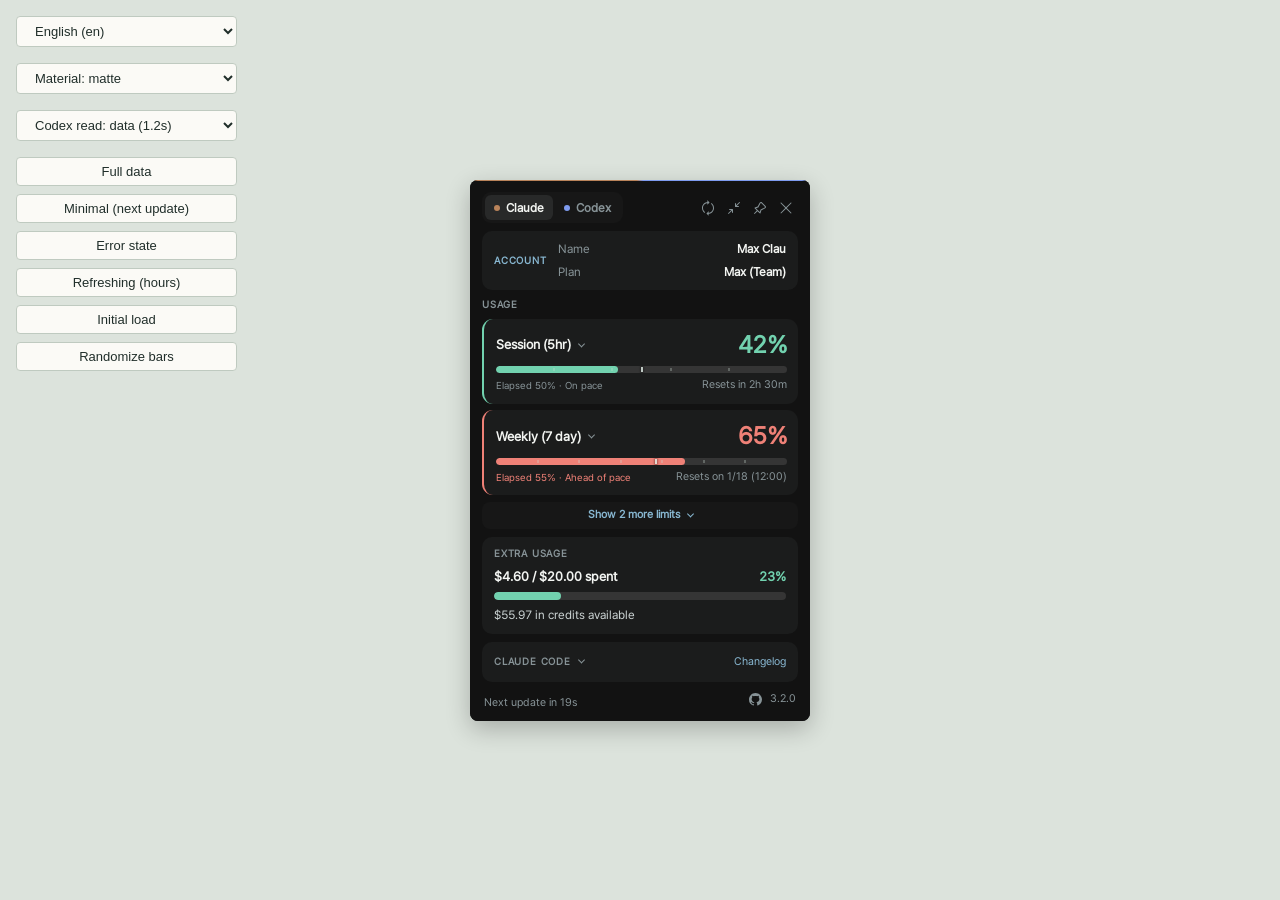
<file: ai_agents_usage_monitor/popup/dev.html>
<!--
    Dev preview for the popup UI.

    Start server from the project root (serves the repo so the preview can fetch
    the real locale/*.json files):
        python -m http.server 8080

    Then open: http://localhost:8080/ai_agents_usage_monitor/popup/dev.html
-->
<!DOCTYPE html>
<html>
<head>
<meta charset="utf-8">
<title>Popup Dev Preview</title>
<style>
    body {
        margin: 0;
        min-height: 100vh;
        display: flex;
        justify-content: center;
        align-items: center;
        background: #dce3dc;
        font-family: system-ui, sans-serif;
    }

    .dev-controls {
        position: fixed;
        top: 16px;
        left: 16px;
        display: flex;
        flex-direction: column;
        gap: 8px;

        & button, & select {
            padding: 6px 14px;
            background: #fbfaf6;
            color: #202e2a;
            border: 1px solid #bfcac0;
            border-radius: 4px;
            cursor: pointer;
            font-size: 13px;
        }

        & button:hover, & select:hover { background: #edf3ec; }

        & select { margin-bottom: 8px; }
    }

    iframe {
        border: none;
        width: 340px;
        background: #121212;
        visibility: hidden;
        transition: width 0.15s ease;
        /* The app passes framed: true on Windows 11, where DWM rounds the
           window and draws its shadow, with no border line. */
        border-radius: 8px;
        box-shadow: 0 8px 24px #0000003d;
    }

    /* Glass: a busy wallpaper behind the frame and a filter standing in for
       the native glass layer, which only a real window gets. Blur and
       saturation are the layer's own; the layer caps each pixel's brightness
       at 0.35 instead, which CSS cannot express - brightness(0.35) matches it
       over the white stripes and darkens the colored ones more than the
       real window does. */
    body.glass {
        background: repeating-linear-gradient(115deg, #ff5a36 0 60px, #ffd23f 60px 120px, #3fb8ff 120px 180px, #ffffff 180px 240px);

        & iframe {
            background: transparent;
            backdrop-filter: blur(3px) saturate(1.5) brightness(0.35);
        }
    }
</style>
</head>
<body>
<div class="dev-controls">
    <select id="langSelect" title="Language"></select>
    <select id="materialSelect" title="Popup material (reloads the preview)">
        <option value="matte">Material: matte</option>
        <option value="glass">Material: glass</option>
    </select>
    <select id="codexSelect" title="What the Codex read does (reloads the preview)">
        <option value="ok">Codex read: data (1.2s)</option>
        <option value="slow">Codex read: data (4s)</option>
        <option value="fail">Codex read: fails</option>
    </select>
    <button onclick="loadPreset('full')">Full data</button>
    <button onclick="loadPreset('minimal')">Minimal (next update)</button>
    <button onclick="loadPreset('error')">Error state</button>
    <button onclick="loadPreset('refreshing')">Refreshing (hours)</button>
    <button onclick="loadPreset('loading')">Initial load</button>
    <button onclick="randomize()">Randomize bars</button>
</div>

<iframe id="popup"></iframe>

<script>
const COLORS = {
    bg: '#121212', fg: '#cbd3d3', fg_dim: '#879397', fg_heading: '#f3f5f2', fg_link: '#88b7d1',
    bar_bg: '#353535', bar_fg: '#72d2af', bar_fg_alt: '#dbb477', bar_fg_warn: '#ef8177',
    bar_divider: '#c9d9d04d', bar_marker: '#e2eee8cc', claude_signature: '#b9835a', codex_signature: '#7e9bef',
};

// Widths the app applies per view, mirrored here so the preview's frame
// changes size the way the real window does. See UsagePopup.WIDTH/BAR_WIDTH.
const VIEW_WIDTHS = { detail: 340, bar: 360 };

// Available locales (filename code -> display name). Keep in sync with locale/*.json.
const LANGS = [
    ['en', 'English'], ['de', 'German'], ['es', 'Spanish'], ['fr', 'French'], ['hi', 'Hindi'], ['id', 'Indonesian'],
    ['it', 'Italian'], ['ja', 'Japanese'], ['ko', 'Korean'], ['pt-BR', 'Portuguese (Brazil)'], ['uk', 'Ukrainian'],
    ['zh-CN', 'Chinese (Simplified)'], ['zh-TW', 'Chinese (Traditional)'],
];

// Presets carry *semantic* fields; display strings are built from the loaded
// locale so every text case can be inspected in any language.
const PRESETS = {
    full: {
        profile: { email: 'user@example.com', name: 'Max Clau', plan: 'Max (Team)' },
        usage: [
            { unit: 'hour', period: 5, pct: 42, warn: false,
              reset: { kind: 'in', duration: '2h 30m' }, dividers: [0.2, 0.4, 0.6, 0.8], marker_rel: 0.5 },
            { unit: 'week', period: 7, pct: 65, warn: true,
              reset: { kind: 'date', month: 1, day: 18, clock: '12:00' }, dividers: [0.143, 0.286, 0.429, 0.571, 0.714, 0.857], marker_rel: 0.55 },
            { unit: 'week', suffix: 'Sonnet', pct: 30, warn: false,
              reset: { kind: 'date', month: 1, day: 18, clock: '12:00' }, dividers: [0.143, 0.286, 0.429, 0.571, 0.714, 0.857], marker_rel: 0.55 },
            { unit: 'week', suffix: 'Opus', pct: 12, warn: false,
              reset: { kind: 'date', month: 1, day: 18, clock: '12:00' }, dividers: [0.143, 0.286, 0.429, 0.571, 0.714, 0.857], marker_rel: 0.55 },
        ],
        extra: { pct: 23, used: '$4.60', limit: '$20.00', balance: '$55.97' },
        installations: [
            { name: 'CLI', version: '2.1.69' },
            { name: 'VS Code', version: '2.1.69' },
            { name: 'Cursor', version: '2.1.65' },
        ],
        status: () => ({ last_success_time: now() - 3, next_poll_time: now() + 20, refreshing: false, error: null }),
    },
    minimal: {
        profile: null,
        usage: [
            { unit: 'hour', period: 5, pct: 10, warn: false,
              reset: { kind: 'in', duration: '4h 50m' }, dividers: [0.2, 0.4, 0.6, 0.8], marker_rel: 0.03 },
        ],
        extra: null,
        installations: [],
        // ~90s ago + next poll soon -> "Updated 1m ago . Next update in 1m" (the overflow case from issue #53).
        status: () => ({ last_success_time: now() - 90, next_poll_time: now() + 90, refreshing: false, error: null }),
    },
    error: {
        profile: { email: 'user@example.com', name: '', plan: 'Max' },
        usage: [
            { unit: 'hour', period: 5, pct: 95, warn: true,
              reset: { kind: 'in', duration: '12m' }, dividers: [0.2, 0.4, 0.6, 0.8], marker_rel: 0.96 },
            { unit: 'week', period: 7, pct: 88, warn: true,
              reset: { kind: 'tomorrow', clock: '08:00' }, dividers: [0.143, 0.286, 0.429, 0.571, 0.714, 0.857], marker_rel: 0.80 },
        ],
        extra: null,
        installations: [{ name: 'CLI', version: '2.1.69' }],
        status: () => ({ last_success_time: now() - 300, next_poll_time: now() + 30, refreshing: false, error: 'Could not connect to Anthropic API.' }),
    },
    refreshing: {
        profile: { email: 'user@example.com', name: 'Max Clau', plan: 'Max (Team)' },
        usage: [
            { unit: 'hour', period: 5, pct: 42, warn: false,
              reset: { kind: 'in', duration: '2h 30m' }, dividers: [0.2, 0.4, 0.6, 0.8], marker_rel: 0.5 },
        ],
        extra: null,
        installations: [{ name: 'CLI', version: '2.1.69' }],
        // ~65 min ago -> exercises the "{h}h {m}m" duration variant in the footer.
        status: () => ({ last_success_time: now() - 3900, next_poll_time: null, refreshing: true, error: null }),
    },
    loading: {
        profile: null, usage: [], extra: null, installations: [],
        status: { staticKey: 'status_refreshing', is_error: false, refreshing: true },
    },
};

// The Codex view is fed by one bridge call, so the preview mirrors its whole
// payload: local per-model token windows plus the server account and quotas.
const CODEX = {
    profile: { email: 'user@example.com', name: '', plan: 'ChatGPT Plus' },
    credits: 1250,
    usage: [
        { unit: 'hour', period: 5, seconds: 18000, pct: 97,
          reset: { kind: 'in', duration: '3h 55m' }, dividers: [0.2, 0.4, 0.6, 0.8], marker_rel: 0.21 },
        { unit: 'week', period: 7, seconds: 604800, pct: 15,
          reset: { kind: 'date', month: 1, day: 18, clock: '12:00' },
          dividers: [0.143, 0.286, 0.429, 0.571, 0.714, 0.857], marker_rel: 0.40 },
    ],
    windows: [
        { seconds: 18000, tokens: 9519664, models: [
            { model: 'gpt-6-astra', tokens: 6485168 }, { model: 'gpt-6', tokens: 3034496 }] },
        { seconds: 604800, tokens: 21403992, models: [
            { model: 'gpt-6-astra', tokens: 14903992 }, { model: 'gpt-6', tokens: 6500000 }] },
    ],
    installations: [
        { name: 'CLI', version: '0.153.0' },
        { name: 'VS Code (Codex)', version: '26.5901.22334' },
    ],
};

const iframe = document.getElementById('popup');
const langSelect = document.getElementById('langSelect');
const codexSelect = document.getElementById('codexSelect');
const win = () => iframe.contentWindow;
const now = () => Date.now() / 1000;

const previewParams = new URLSearchParams(location.search);
let currentLang = LANGS.some(([code]) => code === previewParams.get('lang')) ? previewParams.get('lang') : 'en';
let currentLocale = null;
let currentPreset = 'full';
// Which view the preview opens in, so the stored-view path is exercised too.
let currentView = previewParams.get('view') === 'bar' ? 'bar' : 'detail';
// The agent the detail view opens on - the tray menu's choice in the app.
const openingProvider = previewParams.get('provider') === 'codex' ? 'codex' : 'claude';
const materialSelect = document.getElementById('materialSelect');
materialSelect.value = previewParams.get('material') === 'glass' ? 'glass' : 'matte';

// Map locale JSON keys onto the compact translation object popup.js expects.
function buildTranslations(loc) {
    return {
        title: loc.app_name, account: loc.account, email: loc.email, plan: loc.plan,
        show_more_limits: loc.show_more_limits, show_fewer_limits: loc.show_fewer_limits,
        usage: loc.usage, extra_usage: loc.extra_usage, claude_code: loc.claude_code, changelog: loc.changelog,
        project_on_github: loc.menu_project,
        pin_popup: loc.pin_popup, unpin_popup: loc.unpin_popup, close_popup: loc.close_popup, refresh: loc.refresh,
        view_bar: loc.view_bar, view_detail: loc.view_detail,
        bar_used: loc.bar_used, bar_left: loc.bar_left,
        bar_mode_used: loc.bar_mode_used, bar_mode_left: loc.bar_mode_left,
        bar_toggle_hint: loc.bar_toggle_hint, bar_fill_hint: loc.bar_fill_hint, drag_to_move: loc.drag_to_move,
        detail_tokens: loc.detail_tokens, detail_messages: loc.detail_messages,
        detail_estimated: loc.detail_estimated, detail_models: loc.detail_models,
        detail_loading: loc.detail_loading, detail_unavailable: loc.detail_unavailable,
        detail_no_usage: loc.detail_no_usage, detail_source: loc.detail_source,
        name: loc.name, reveal_email: loc.reveal_email, hide_email: loc.hide_email,
        status_updated_s: loc.status_updated_s, status_updated: loc.status_updated,
        status_next_update: loc.status_next_update, status_refreshing: loc.status_refreshing,
        duration_hm: loc.duration_hm, duration_m: loc.duration_m, duration_ms: loc.duration_ms, duration_s: loc.duration_s,
        // Mirrors _init_config(): every codex_* string is forwarded as-is.
        ...Object.fromEntries(Object.entries(loc).filter(([key]) => key.startsWith('codex_'))),
    };
}

// Mirrors _pace_text() in popup.py so the preview shows the same wording.
function localizePace(loc, pct, markerRel) {
    if (pct >= 100) return loc.pace_exhausted;
    if (markerRel === null || markerRel === undefined) return '';
    const elapsed = markerRel * 100;
    const state = pct > elapsed ? loc.pace_ahead : loc.pace_within;
    return loc.pace_elapsed.replace('{pct}', Math.round(elapsed)).replace('{state}', state);
}

function localizeLabel(loc, entry) {
    const template = entry.unit === 'hour' ? loc.session_label : loc.weekly_label;
    const unit = entry.unit === 'hour' ? loc.unit_hours : loc.unit_days;
    const suffix = entry.suffix || unit.replace('{n}', entry.period);
    return template.replace('{suffix}', suffix);
}

// The bar view picks its two rows by window length, so the preview has to
// carry the same durations the app derives from each field name.
function periodSeconds(entry) {
    if (entry.unit === 'hour') return (entry.period || 5) * 3600;
    return (entry.period || 7) * 86400;
}

// Map a preset usage entry to its API field key (so compact_hide preview works).
function fieldKey(entry) {
    if (entry.unit === 'hour') return 'five_hour';
    if (!entry.suffix) return 'seven_day';
    return 'seven_day_' + entry.suffix.toLowerCase();
}

function localizeReset(loc, reset) {
    if (!reset) return '';
    if (reset.kind === 'in') return loc.resets_in.replace('{duration}', reset.duration);
    if (reset.kind === 'tomorrow') return loc.resets_tomorrow.replace('{clock}', reset.clock);
    if (reset.kind === 'date') {
        const date = loc.date_month_day.replace('{m}', reset.month).replace('{d}', reset.day);
        return loc.resets_date.replace('{date}', date).replace('{clock}', reset.clock);
    }
    return '';
}

// Build the data snapshot popup.js consumes from a preset + the active locale.
function resolveData(name, loc) {
    const preset = PRESETS[name];

    const usage = (preset.usage || []).map((entry) => ({
        key: fieldKey(entry),
        label: localizeLabel(loc, entry),
        period_seconds: periodSeconds(entry),
        pct_text: entry.pct + '%',
        left_text: Math.max(0, 100 - entry.pct) + '%',
        fill_pct: entry.pct / 100,
        warn: entry.warn,
        pace_text: localizePace(loc, entry.pct, entry.marker_rel),
        reset_text: localizeReset(loc, entry.reset),
        dividers: entry.dividers,
        marker_rel: entry.marker_rel,
        // As snapshot_to_dict() marks them: the session and the weekly quota
        // (the entries fieldKey() maps to five_hour and seven_day) have local detail.
        session_detail: entry.unit === 'hour' || !entry.suffix,
    }));

    const extra = preset.extra ? {
        has_limit: true,
        pct_text: preset.extra.pct + '%',
        fill_pct: preset.extra.pct / 100,
        spent_text: loc.extra_usage_spent.replace('{used}', preset.extra.used).replace('{limit}', preset.extra.limit),
        balance_text: preset.extra.balance ? loc.extra_usage_balance.replace('{balance}', preset.extra.balance) : '',
    } : null;

    let status = typeof preset.status === 'function' ? preset.status() : preset.status;
    if (status && status.staticKey) {
        status = { text: loc[status.staticKey], is_error: status.is_error, refreshing: status.refreshing };
    }

    return { profile: preset.profile, usage, extra, installations: preset.installations || [], status };
}

// Build the Codex bridge payload the same way _PopupApi.codex_usage() does.
function resolveCodex(loc) {
    const usage = CODEX.usage.map((entry) => ({
        key: 'codex_' + entry.unit,
        label: localizeLabel(loc, entry),
        period_seconds: entry.seconds,
        pct_text: entry.pct + '%',
        left_text: Math.max(0, 100 - entry.pct) + '%',
        fill_pct: entry.pct / 100,
        warn: entry.pct >= 100 || entry.pct > entry.marker_rel * 100,
        pace_text: entry.pct > 0 ? localizePace(loc, entry.pct, entry.marker_rel) : '',
        detail_seconds: entry.seconds,
        reset_text: entry.pct > 0 ? localizeReset(loc, entry.reset) : '',
        dividers: entry.pct > 0 ? entry.dividers : [],
        marker_rel: entry.pct > 0 ? entry.marker_rel : null,
    }));

    // The app sends the chosen refresh interval with every read; the preview
    // pins it to the default so the page's own timer and countdown agree.
    const refreshSeconds = 60;

    const windows = CODEX.windows;

    return {
        windows, updated_at: now(), partial: false, available: true,
        installations: CODEX.installations, refresh_seconds: refreshSeconds,
        account: { profile: CODEX.profile, usage,
                   credits_text: CODEX.credits ? loc.codex_credits_balance.replace('{balance}', CODEX.credits.toLocaleString('en-US')) : '',
                   status: { last_success_time: now(), next_poll_time: now() + refreshSeconds, error: null } },
    };
}

// Try both layouts: server rooted at the repo (dev.html under
// /ai_agents_usage_monitor/popup/) and at the package (dev.html under /popup/).
async function loadLocale(code) {
    // Cache-buster so edits to the locale files show up without a hard reload.
    const bust = `?t=${Date.now()}`;
    for (const base of ['../../locale', '../locale']) {
        const response = await fetch(`${base}/${code}.json${bust}`, { cache: 'no-store' });
        if (response.ok) return response.json();
    }
    throw new Error(`Could not load locale "${code}". Start the server from the repo root: python -m http.server 8080`);
}

// Reload the iframe and resolve once popup.html has finished loading.
function reloadFrame() {
    return new Promise((resolve) => {
        iframe.addEventListener('load', resolve, { once: true });
        iframe.src = 'popup.html';
    });
}

// Apply a language: reload the frame and re-run init() so the new translations
// (which popup.js only reads in init()) take effect.
async function applyLanguage(code) {
    currentLang = code;
    currentLocale = await loadLocale(code);
    document.body.classList.toggle('glass', materialSelect.value === 'glass');
    await reloadFrame();
    win().pywebview = { api: { close() {}, open_url() {}, open_project() {},
        // Fake latency so the refresh button's spinner is visible in the preview.
        refresh() { return new Promise((resolve) => setTimeout(() => resolve(true), 900)); },
        // Fake session-log detail so the click-to-expand behavior is previewable
        // without a real Claude Code install. 'five_hour' gets a full example
        // with models; 'seven_day' comes back empty to preview the no-usage state.
        session_detail(field) {
            return new Promise((resolve) => setTimeout(() => resolve(
                field === 'seven_day'
                    ? { unavailable: false, tokens: '0', messages: '0', estimated_total: null, models: [] }
                    : {
                        unavailable: false, tokens: '353,830', messages: '1,033', estimated_total: '853,171',
                        models: [
                            { model: 'claude-sonnet-4-6', tokens: '341,802', pct: '96.6' },
                            { model: 'claude-opus-4-8', tokens: '12,028', pct: '3.4' },
                        ],
                    },
            ), 600));
        },
        set_pinned(pinned) { return Promise.resolve(pinned); },
        // The app changes the window width here, before the page re-renders,
        // so the whole switch costs one resize. The frame does the same.
        set_view_mode(mode) {
            currentView = mode;
            iframe.style.width = VIEW_WIDTHS[mode] + 'px';
            return Promise.resolve(true);
        },
        begin_drag() { return Promise.resolve(true); },
        drag() { return Promise.resolve(true); },
        end_drag() { return Promise.resolve(); },
        report_height(h) {
            iframe.style.height = h + 'px';
            iframe.style.visibility = 'visible';
        },
        // A real first read starts the Codex app-server and takes about a second.
        // The delay is what makes the held outgoing view visible in the preview.
        codex_account() {
            return this.codex_usage().then(result => result.account);
        },
        codex_usage() {
            const mode = codexSelect.value;
            return new Promise((resolve, reject) => setTimeout(
                () => (mode === 'fail' ? reject(new Error('codex unavailable')) : resolve(resolveCodex(currentLocale))),
                mode === 'slow' ? 4000 : 1200,
            ));
        } } };
    // Demo set so toggling the pin button previews compact hiding of both
    // whole sections and an individual usage bar.
    const compactHide = ['account', 'extra_usage', 'claude_code', 'status', 'seven_day_opus'];
    iframe.style.width = VIEW_WIDTHS[currentView] + 'px';
    win().init({
        colors: COLORS, t: buildTranslations(currentLocale), app_version: '3.2.0',
        compact_hide: compactHide, view: currentView, provider: openingProvider,
        material: materialSelect.value, framed: true,
        lang_tag: currentLang, time_format: '24h',
        data: resolveData(currentPreset, currentLocale),
    });
}

function loadPreset(name) {
    currentPreset = name;
    location.hash = name;
    win().updateData(resolveData(name, currentLocale));
}

function randomize() {
    location.hash = 'randomize';
    currentPreset = 'full';
    const data = resolveData('full', currentLocale);
    for (const entry of data.usage) {
        const pct = Math.round(Math.random() * 100);
        entry.fill_pct = pct / 100;
        entry.pct_text = pct + '%';
        entry.left_text = Math.max(0, 100 - pct) + '%';
        entry.warn = entry.marker_rel !== null && pct / 100 > entry.marker_rel;
    }
    if (data.extra) {
        const pct = Math.round(Math.random() * 100);
        data.extra.fill_pct = pct / 100;
        data.extra.pct_text = pct + '%';
    }
    win().updateData(data);
}

for (const [code, name] of LANGS) {
    const option = document.createElement('option');
    option.value = code;
    option.textContent = `${name} (${code})`;
    langSelect.append(option);
}
langSelect.value = currentLang;
langSelect.addEventListener('change', () => applyLanguage(langSelect.value));
// popup.js keeps the first Codex response for the life of the page, so reload
// the frame - the tab switch is only pending once per load.
codexSelect.addEventListener('change', () => applyLanguage(currentLang));
materialSelect.addEventListener('change', () => applyLanguage(currentLang));

(async () => {
    const hash = location.hash.slice(1);
    if (PRESETS[hash]) currentPreset = hash;
    await applyLanguage(currentLang);
    if (previewParams.get('provider') === 'codex' && currentView === 'detail') {
        win().selectProvider('codex');
    }
    if (hash === 'randomize') randomize();
})();
</script>
</body>
</html>
</file>
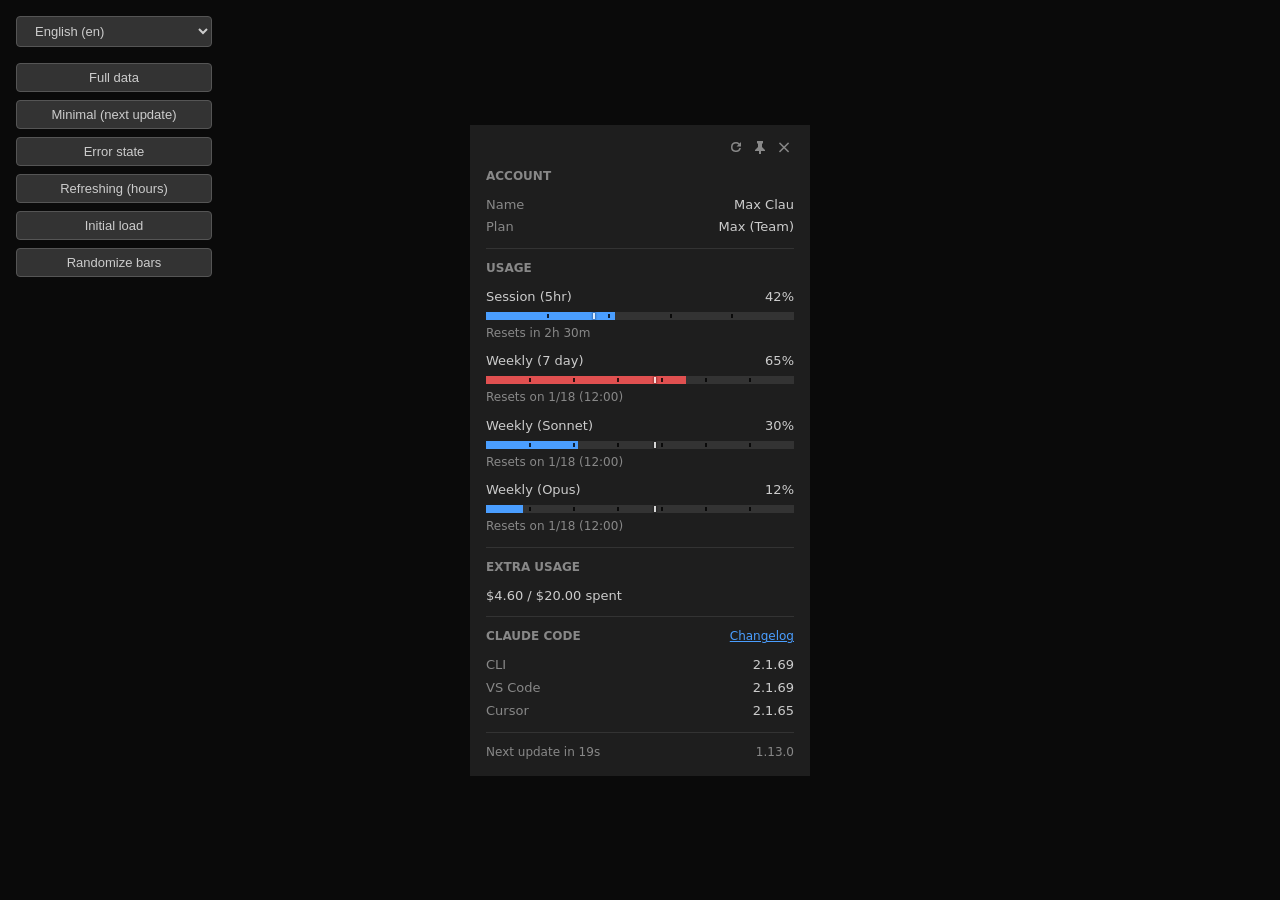
<file: usage_monitor_for_claude/popup/dev.html>
<!--
    Dev preview for the popup UI.

    Start server from the project root (serves the repo so the preview can fetch
    the real locale/*.json files):
        python -m http.server 8080

    Then open: http://localhost:8080/usage_monitor_for_claude/popup/dev.html
-->
<!DOCTYPE html>
<html>
<head>
<meta charset="utf-8">
<title>Popup Dev Preview</title>
<style>
    body {
        margin: 0;
        min-height: 100vh;
        display: flex;
        justify-content: center;
        align-items: center;
        background: #0a0a0a;
        font-family: system-ui, sans-serif;
    }

    .dev-controls {
        position: fixed;
        top: 16px;
        left: 16px;
        display: flex;
        flex-direction: column;
        gap: 8px;

        & button, & select {
            padding: 6px 14px;
            background: #333;
            color: #ccc;
            border: 1px solid #555;
            border-radius: 4px;
            cursor: pointer;
            font-size: 13px;
        }

        & button:hover, & select:hover { background: #444; }

        & select { margin-bottom: 8px; }
    }

    iframe {
        border: none;
        width: 340px;
        background: #1e1e1e;
        visibility: hidden;
    }
</style>
</head>
<body>
<div class="dev-controls">
    <select id="langSelect" title="Language"></select>
    <button onclick="loadPreset('full')">Full data</button>
    <button onclick="loadPreset('minimal')">Minimal (next update)</button>
    <button onclick="loadPreset('error')">Error state</button>
    <button onclick="loadPreset('refreshing')">Refreshing (hours)</button>
    <button onclick="loadPreset('loading')">Initial load</button>
    <button onclick="randomize()">Randomize bars</button>
</div>

<iframe id="popup"></iframe>

<script>
const COLORS = {
    bg: '#1e1e1e', fg: '#cccccc', fg_dim: '#888888', fg_heading: '#ffffff', fg_link: '#4a9eff',
    bar_bg: '#333333', bar_fg: '#4a9eff', bar_fg_warn: '#e05050', bar_divider: '#000c', bar_marker: '#fffc',
};

// Available locales (filename code -> display name). Keep in sync with locale/*.json.
const LANGS = [
    ['en', 'English'], ['de', 'Deutsch'], ['es', 'Espanol'], ['fr', 'Francais'],
    ['hi', 'Hindi'], ['id', 'Indonesia'], ['it', 'Italiano'], ['ja', 'Japanese'],
    ['ko', 'Korean'], ['pt-BR', 'Portugues (BR)'], ['uk', 'Ukrainian'],
    ['zh-CN', 'Chinese (Simpl.)'], ['zh-TW', 'Chinese (Trad.)'],
];

// Presets carry *semantic* fields; display strings are built from the loaded
// locale so every text case can be inspected in any language.
const PRESETS = {
    full: {
        profile: { email: 'user@example.com', name: 'Max Clau', plan: 'Max (Team)' },
        usage: [
            { unit: 'hour', period: 5, pct: 42, warn: false,
              reset: { kind: 'in', duration: '2h 30m' }, dividers: [0.2, 0.4, 0.6, 0.8], marker_rel: 0.35 },
            { unit: 'week', period: 7, pct: 65, warn: true,
              reset: { kind: 'date', month: 1, day: 18, clock: '12:00' }, dividers: [0.143, 0.286, 0.429, 0.571, 0.714, 0.857], marker_rel: 0.55 },
            { unit: 'week', suffix: 'Sonnet', pct: 30, warn: false,
              reset: { kind: 'date', month: 1, day: 18, clock: '12:00' }, dividers: [0.143, 0.286, 0.429, 0.571, 0.714, 0.857], marker_rel: 0.55 },
            { unit: 'week', suffix: 'Opus', pct: 12, warn: false,
              reset: { kind: 'date', month: 1, day: 18, clock: '12:00' }, dividers: [0.143, 0.286, 0.429, 0.571, 0.714, 0.857], marker_rel: 0.55 },
        ],
        extra: { pct: 23, used: '$4.60', limit: '$20.00' },
        installations: [
            { name: 'CLI', version: '2.1.69' },
            { name: 'VS Code', version: '2.1.69' },
            { name: 'Cursor', version: '2.1.65' },
        ],
        status: () => ({ last_success_time: now() - 3, next_poll_time: now() + 20, refreshing: false, error: null }),
    },
    minimal: {
        profile: null,
        usage: [
            { unit: 'hour', period: 5, pct: 10, warn: false,
              reset: { kind: 'in', duration: '4h 50m' }, dividers: [0.2, 0.4, 0.6, 0.8], marker_rel: 0.03 },
        ],
        extra: null,
        installations: [],
        // ~90s ago + next poll soon -> "Updated 1m ago . Next update in 1m" (the overflow case from issue #53).
        status: () => ({ last_success_time: now() - 90, next_poll_time: now() + 90, refreshing: false, error: null }),
    },
    error: {
        profile: { email: 'user@example.com', name: '', plan: 'Max' },
        usage: [
            { unit: 'hour', period: 5, pct: 95, warn: true,
              reset: { kind: 'in', duration: '12m' }, dividers: [0.2, 0.4, 0.6, 0.8], marker_rel: 0.96 },
            { unit: 'week', period: 7, pct: 88, warn: true,
              reset: { kind: 'tomorrow', clock: '08:00' }, dividers: [0.143, 0.286, 0.429, 0.571, 0.714, 0.857], marker_rel: 0.80 },
        ],
        extra: null,
        installations: [{ name: 'CLI', version: '2.1.69' }],
        status: () => ({ last_success_time: now() - 300, next_poll_time: now() + 30, refreshing: false, error: 'Could not connect to Anthropic API.' }),
    },
    refreshing: {
        profile: { email: 'user@example.com', name: 'Max Clau', plan: 'Max (Team)' },
        usage: [
            { unit: 'hour', period: 5, pct: 42, warn: false,
              reset: { kind: 'in', duration: '2h 30m' }, dividers: [0.2, 0.4, 0.6, 0.8], marker_rel: 0.35 },
        ],
        extra: null,
        installations: [{ name: 'CLI', version: '2.1.69' }],
        // ~65 min ago -> exercises the "{h}h {m}m" duration variant in the footer.
        status: () => ({ last_success_time: now() - 3900, next_poll_time: null, refreshing: true, error: null }),
    },
    loading: {
        profile: null, usage: [], extra: null, installations: [],
        status: { staticKey: 'status_refreshing', is_error: false, refreshing: true },
    },
};

const iframe = document.getElementById('popup');
const langSelect = document.getElementById('langSelect');
const win = () => iframe.contentWindow;
const now = () => Date.now() / 1000;

let currentLang = 'en';
let currentLocale = null;
let currentPreset = 'full';

// Map locale JSON keys onto the compact translation object popup.js expects.
function buildTranslations(loc) {
    return {
        title: loc.popup_title, account: loc.account, email: loc.email, plan: loc.plan,
        usage: loc.usage, extra_usage: loc.extra_usage, claude_code: loc.claude_code, changelog: loc.changelog,
        pin_popup: loc.pin_popup, unpin_popup: loc.unpin_popup, refresh: loc.refresh,
        detail_tokens: loc.detail_tokens, detail_messages: loc.detail_messages,
        detail_estimated: loc.detail_estimated, detail_models: loc.detail_models,
        detail_loading: loc.detail_loading, detail_unavailable: loc.detail_unavailable,
        detail_no_usage: loc.detail_no_usage, detail_source: loc.detail_source,
        name: loc.name, reveal_email: loc.reveal_email, hide_email: loc.hide_email,
        status_updated_s: loc.status_updated_s, status_updated: loc.status_updated,
        status_next_update: loc.status_next_update, status_refreshing: loc.status_refreshing,
        duration_hm: loc.duration_hm, duration_m: loc.duration_m, duration_s: loc.duration_s,
    };
}

function localizeLabel(loc, entry) {
    const template = entry.unit === 'hour' ? loc.session_label : loc.weekly_label;
    const unit = entry.unit === 'hour' ? loc.unit_hours : loc.unit_days;
    const suffix = entry.suffix || unit.replace('{n}', entry.period);
    return template.replace('{suffix}', suffix);
}

// Map a preset usage entry to its API field key (so compact_hide preview works).
function fieldKey(entry) {
    if (entry.unit === 'hour') return 'five_hour';
    if (!entry.suffix) return 'seven_day';
    return 'seven_day_' + entry.suffix.toLowerCase();
}

function localizeReset(loc, reset) {
    if (!reset) return '';
    if (reset.kind === 'in') return loc.resets_in.replace('{duration}', reset.duration);
    if (reset.kind === 'tomorrow') return loc.resets_tomorrow.replace('{clock}', reset.clock);
    if (reset.kind === 'date') {
        const date = loc.date_month_day.replace('{m}', reset.month).replace('{d}', reset.day);
        return loc.resets_date.replace('{date}', date).replace('{clock}', reset.clock);
    }
    return '';
}

// Build the data snapshot popup.js consumes from a preset + the active locale.
function resolveData(name, loc) {
    const preset = PRESETS[name];

    const usage = (preset.usage || []).map((entry) => ({
        key: fieldKey(entry),
        label: localizeLabel(loc, entry),
        pct_text: entry.pct + '%',
        fill_pct: entry.pct / 100,
        warn: entry.warn,
        reset_text: localizeReset(loc, entry.reset),
        dividers: entry.dividers,
        marker_rel: entry.marker_rel,
    }));

    const extra = preset.extra ? {
        pct_text: preset.extra.pct + '%',
        fill_pct: preset.extra.pct / 100,
        spent_text: loc.extra_usage_spent.replace('{used}', preset.extra.used).replace('{limit}', preset.extra.limit),
    } : null;

    let status = typeof preset.status === 'function' ? preset.status() : preset.status;
    if (status && status.staticKey) {
        status = { text: loc[status.staticKey], is_error: status.is_error, refreshing: status.refreshing };
    }

    return { profile: preset.profile, usage, extra, installations: preset.installations || [], status };
}

// Try both layouts: server rooted at the repo (dev.html under
// /usage_monitor_for_claude/popup/) and at the package (dev.html under /popup/).
async function loadLocale(code) {
    // Cache-buster so edits to the locale files show up without a hard reload.
    const bust = `?t=${Date.now()}`;
    for (const base of ['../../locale', '../locale']) {
        const response = await fetch(`${base}/${code}.json${bust}`, { cache: 'no-store' });
        if (response.ok) return response.json();
    }
    throw new Error(`Could not load locale "${code}". Start the server from the repo root: python -m http.server 8080`);
}

// Reload the iframe and resolve once popup.html has finished loading.
function reloadFrame() {
    return new Promise((resolve) => {
        iframe.addEventListener('load', resolve, { once: true });
        iframe.src = 'popup.html';
    });
}

// Apply a language: reload the frame and re-run init() so the new translations
// (which popup.js only reads in init()) take effect.
async function applyLanguage(code) {
    currentLang = code;
    currentLocale = await loadLocale(code);
    await reloadFrame();
    win().pywebview = { api: { close() {}, open_url() {},
        // Fake latency so the refresh button's spinner is visible in the preview.
        refresh() { return new Promise((resolve) => setTimeout(() => resolve(true), 900)); },
        // Fake session-log detail so the click-to-expand behavior is previewable
        // without a real Claude Code install. 'five_hour' gets a full example
        // with models; 'seven_day' comes back empty to preview the no-usage state.
        session_detail(field) {
            return new Promise((resolve) => setTimeout(() => resolve(
                field === 'seven_day'
                    ? { unavailable: false, tokens: '0', messages: '0', estimated_total: null, models: [] }
                    : {
                        unavailable: false, tokens: '353,830', messages: '1,033', estimated_total: '853,171',
                        models: [
                            { model: 'claude-sonnet-4-6', tokens: '341,802', pct: '96.6' },
                            { model: 'claude-opus-4-8', tokens: '12,028', pct: '3.4' },
                        ],
                    },
            ), 600));
        },
        set_pinned(pinned) { return Promise.resolve(pinned); },
        begin_drag() { return Promise.resolve(true); },
        drag() { return Promise.resolve(true); },
        end_drag() {},
        report_height(h) {
            iframe.style.height = h + 'px';
            iframe.style.visibility = 'visible';
        } } };
    // Demo set so toggling the pin button previews compact hiding of both
    // whole sections and an individual usage bar.
    const compactHide = ['account', 'extra_usage', 'claude_code', 'status', 'seven_day_opus'];
    win().init({ colors: COLORS, t: buildTranslations(currentLocale), app_version: '1.13.0', compact_hide: compactHide, data: resolveData(currentPreset, currentLocale) });
}

function loadPreset(name) {
    currentPreset = name;
    location.hash = name;
    win().updateData(resolveData(name, currentLocale));
}

function randomize() {
    location.hash = 'randomize';
    currentPreset = 'full';
    const data = resolveData('full', currentLocale);
    for (const entry of data.usage) {
        const pct = Math.round(Math.random() * 100);
        entry.fill_pct = pct / 100;
        entry.pct_text = pct + '%';
        entry.warn = entry.marker_rel !== null && pct / 100 > entry.marker_rel;
    }
    if (data.extra) {
        const pct = Math.round(Math.random() * 100);
        data.extra.fill_pct = pct / 100;
        data.extra.pct_text = pct + '%';
    }
    win().updateData(data);
}

for (const [code, name] of LANGS) {
    const option = document.createElement('option');
    option.value = code;
    option.textContent = `${name} (${code})`;
    langSelect.append(option);
}
langSelect.value = currentLang;
langSelect.addEventListener('change', () => applyLanguage(langSelect.value));

(async () => {
    const hash = location.hash.slice(1);
    if (PRESETS[hash]) currentPreset = hash;
    await applyLanguage(currentLang);
    if (hash === 'randomize') randomize();
})();
</script>
</body>
</html>
</file>
